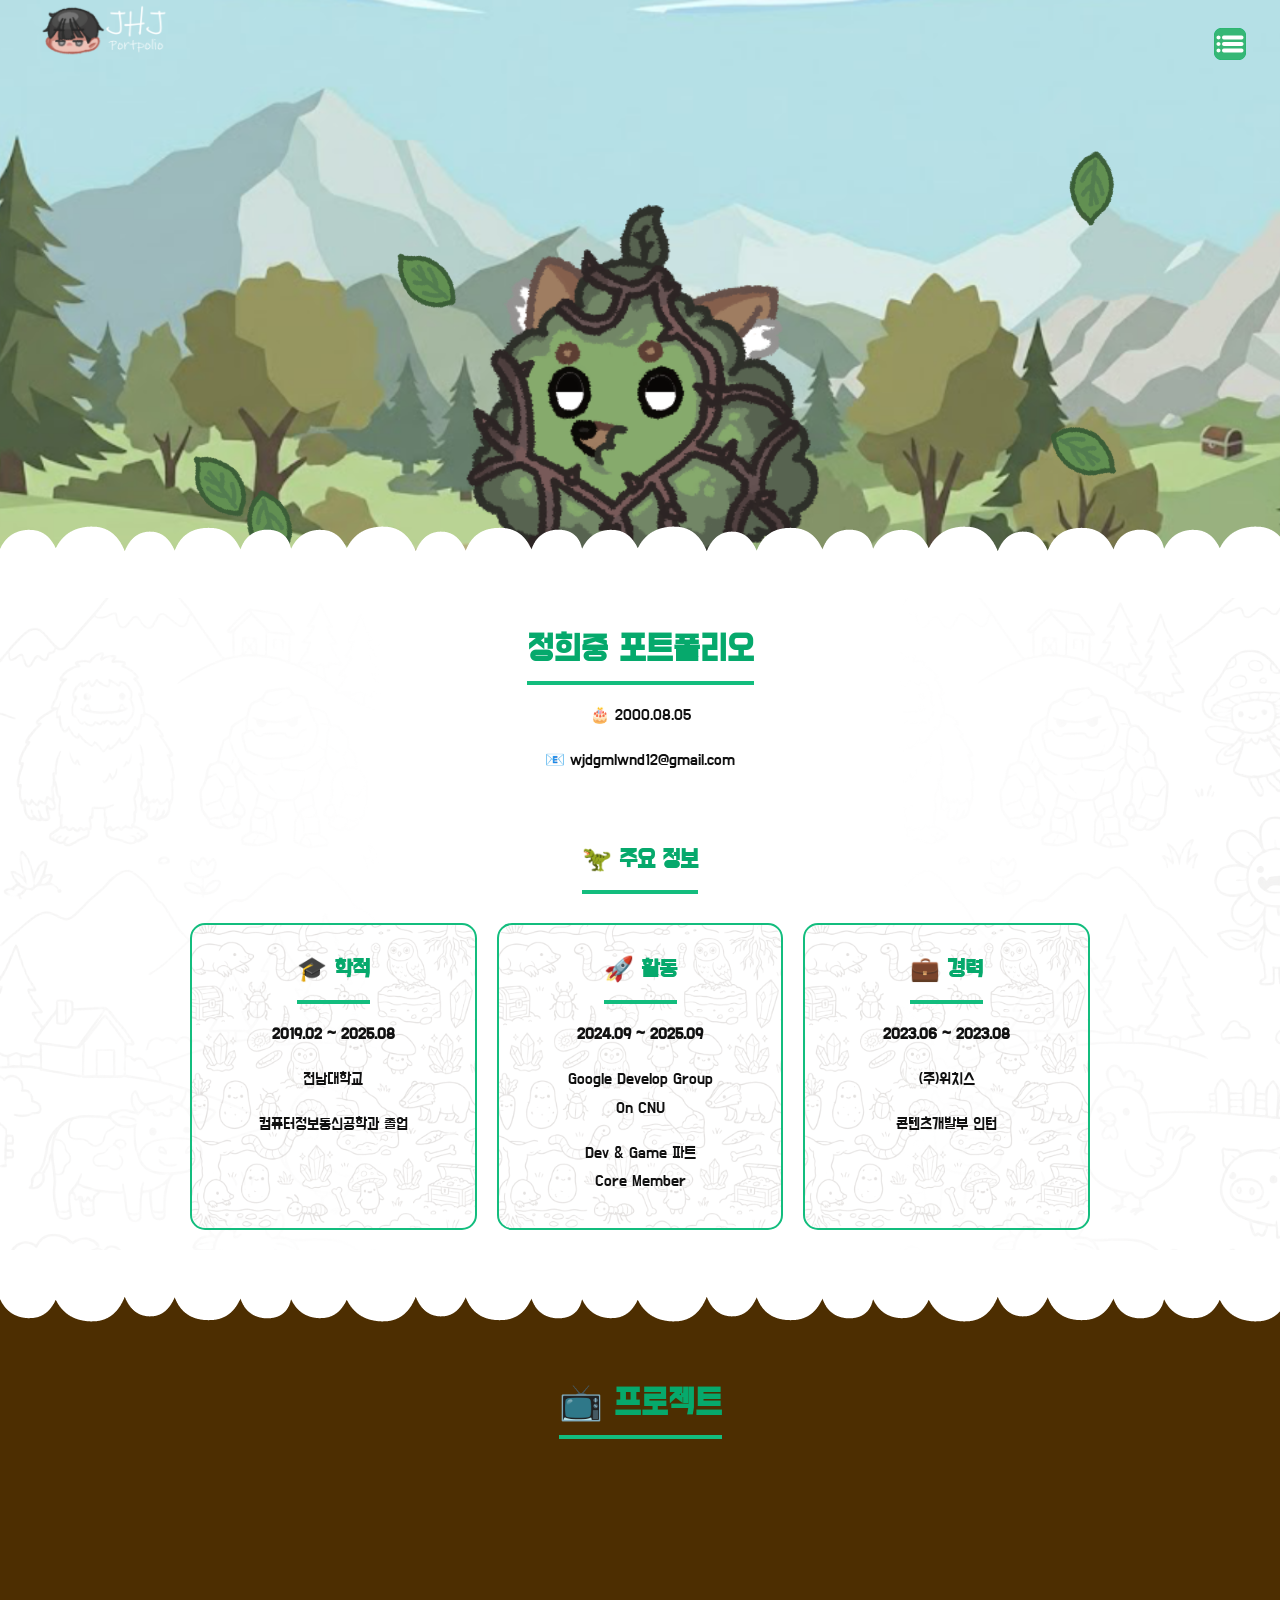
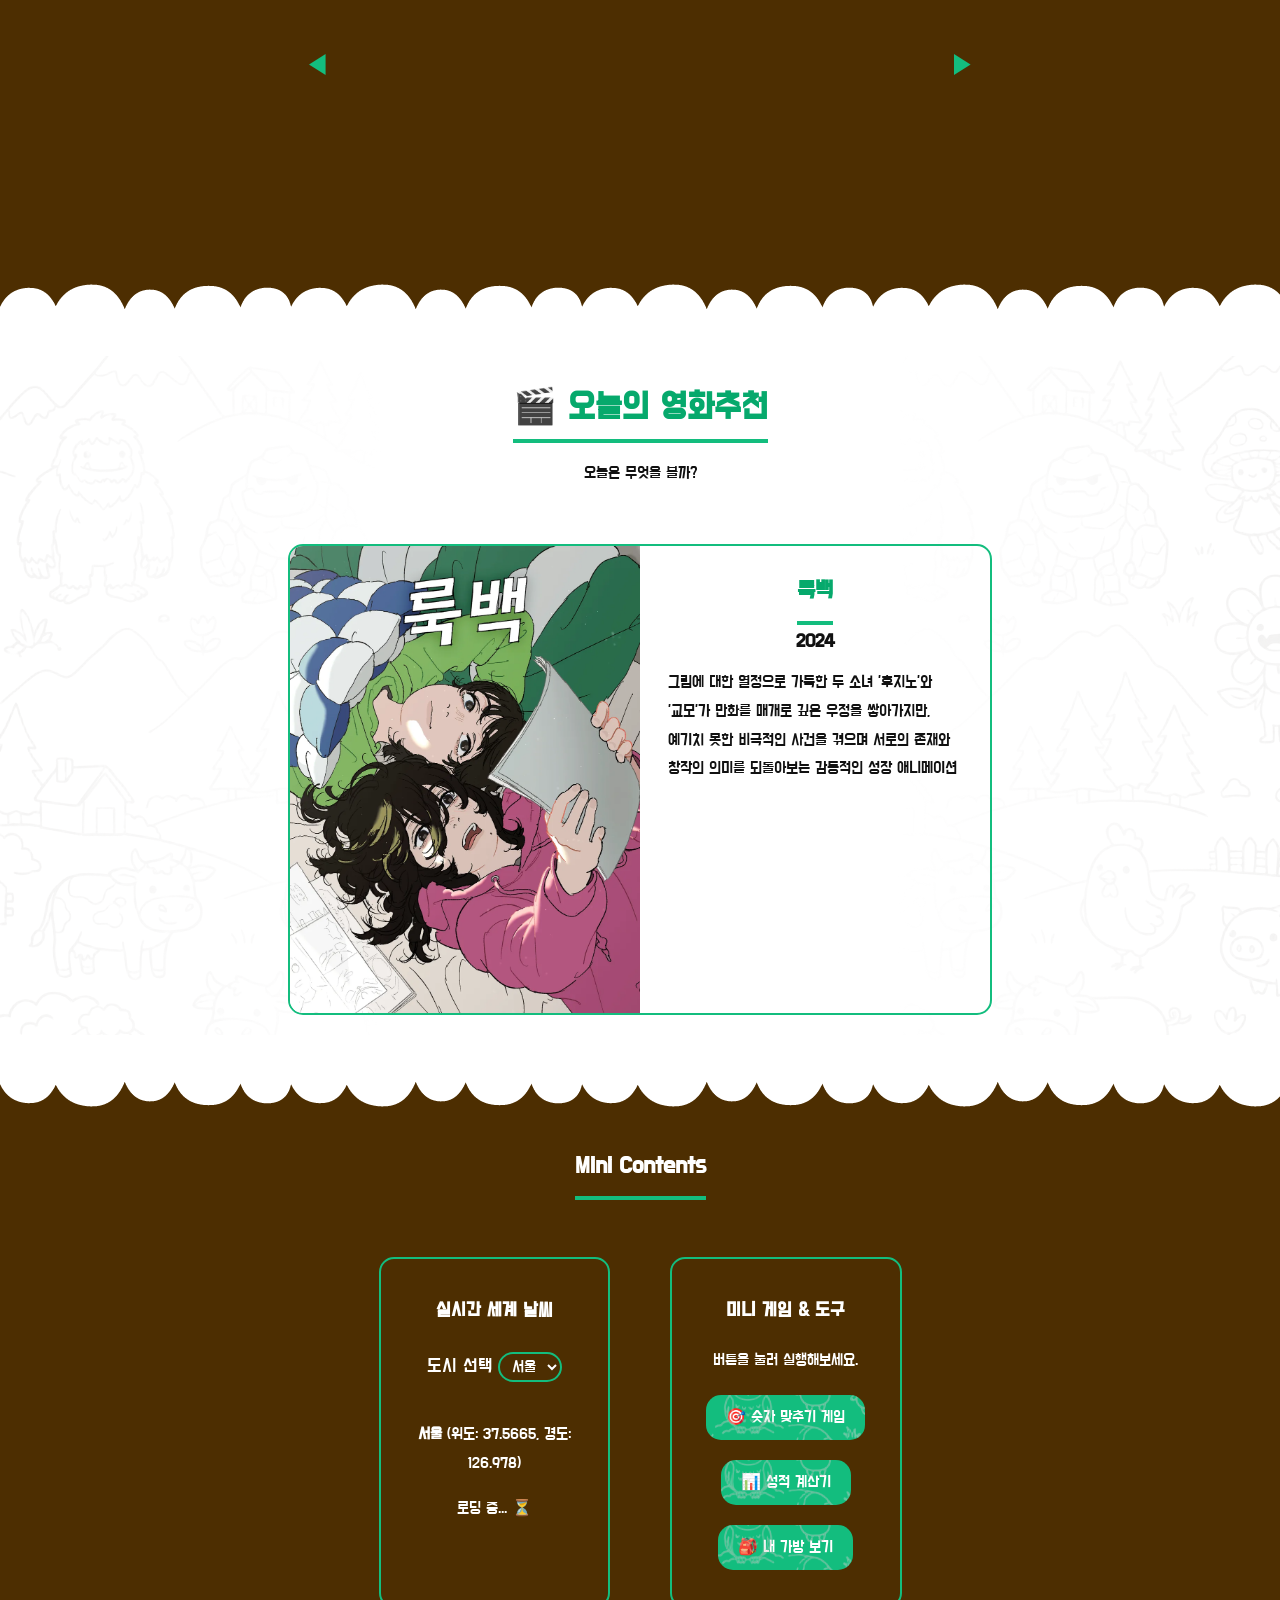
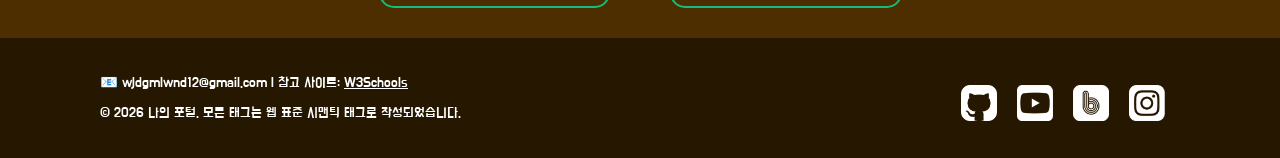
<file: html/index.html>
<!DOCTYPE html>
<html lang="ko">
<head>
    <meta charset="UTF-8">
    <meta name="viewport" content="width=device-width, initial-scale=1.0">
    <title>나의 포털 | Home</title>
    <link rel="preconnect" href="https://fonts.googleapis.com">
    <link rel="preconnect" href="https://fonts.gstatic.com" crossorigin>
    <link href="https://fonts.googleapis.com/css2?family=Do+Hyeon&display=swap" rel="stylesheet">
    <link rel="stylesheet" href="../css/style.css">
    <link rel="stylesheet" href="../css/style_index.css">
    <script>
        if (!sessionStorage.getItem("monsterIntroPlayed")) {
            document.documentElement.classList.add("monster-intro-pending");
        }
    </script>
</head>
<body>
    <div id="leaf-container" class="leaf-container"></div>

    <div class="container">
    <nav>
        <a href="index.html" class="logo"><img src="../media/Imgs/Logo.png" alt="나의 포털 로고"></a>
        <div class="nav-right">
        <!-- TODO: 아래 3개 아이콘 링크는 임시로 google.com으로 연결됨. 실제 SNS 주소로 교체할 것 --->
        <ul class="quicklinks">
            <li><a href="index.html" class="active">Home</a></li>
            <li><a href="myClass.html">나의 시간표</a></li>
            <li><a href="myHoliday.html">나의 휴일 일과</a></li>
            <li><a href="myProfile.html">나의 프로필</a></li>
            <li><a href="myTrip.html">나의 여행</a></li>
            <li><a href="signUp.html">회원가입</a></li>
        </ul>
        <ul class="social-icons">
            <li><a href="https://github.com/JHuiJung" target="_blank" rel="noopener" aria-label="GitHub"><img src="../media/Icons/Icon_Github_Dark.png" alt="GitHub" width="24" height="24"></a></li>
            <li><a href="https://www.youtube.com/@jhj_baobab" target="_blank" rel="noopener" aria-label="YouTube"><img src="../media/Icons/Icon_Youtube_Dark.png" alt="YouTube" width="24" height="24"></a></li>
            <li><a href="https://jhjbaobab.tistory.com/#google_vignette" target="_blank" rel="noopener" aria-label="Blog"><img src="../media/Icons/Icon_Blog_Dark.png" alt="Blog" width="24" height="24"></a></li>
            <li><a href="https://www.instagram.com/jhj_baobab/" target="_blank" rel="noopener" aria-label="Instagram"><img src="../media/Icons/Icon_Insta_Dark.png" alt="Instagram" width="24" height="24"></a></li>
        </ul>
        <button type="button" id="dark-mode-toggle">🌙 다크모드</button>
    </div>
    </nav>

    <button type="button" id="menu-toggle" class="menu-toggle">
        <img src="../media/Icons/Icon_Menu.png" alt="메뉴 열기">
    </button>

    <div id="mobile-menu" class="mobile-menu">
        <div class="mobile-menu-top">
            <a href="index.html" class="logo mobile-menu-logo"><img src="../media/Imgs/Logo.png" alt="나의 포털 로고"></a>
        </div>

        <ul class="mobile-menu-links">
            <li><a href="index.html" class="active">Home</a></li>
            <li><a href="myClass.html">나의 시간표</a></li>
            <li><a href="myHoliday.html">나의 휴일 일과</a></li>
            <li><a href="myProfile.html">나의 프로필</a></li>
            <li><a href="myTrip.html">나의 여행</a></li>
            <li><a href="signUp.html">회원가입</a></li>
        </ul>

        <div class="mobile-menu-social-block">
            <ul class="social-icons mobile-menu-social">
                <li><a href="https://github.com/JHuiJung" target="_blank" rel="noopener" aria-label="GitHub"><img src="../media/Icons/Icon_Github_Light.png" alt="GitHub" width="24" height="24"></a></li>
                <li><a href="https://www.youtube.com/@jhj_baobab" target="_blank" rel="noopener" aria-label="YouTube"><img src="../media/Icons/Icon_Youtube_Light.png" alt="YouTube" width="24" height="24"></a></li>
                <li><a href="https://jhjbaobab.tistory.com/#google_vignette" target="_blank" rel="noopener" aria-label="Blog"><img src="../media/Icons/Icon_Blog_Light.png" alt="Blog" width="24" height="24"></a></li>
                <li><a href="https://www.instagram.com/jhj_baobab/" target="_blank" rel="noopener" aria-label="Instagram"><img src="../media/Icons/Icon_Insta_Light.png" alt="Instagram" width="24" height="24"></a></li>
            </ul>
        </div>
    </div>

    <div class="monster-wrap">
        <img src="../media/Imgs/Main_Monster_Body.png" alt="메인 몬스터 캐릭터" class="main-monster">
        <img src="../media/Imgs/Main_Monster_Eye.png" alt="몬스터 눈" class="monster-eye-Right">
                <img src="../media/Imgs/Main_Monster_Eye.png" alt="몬스터 눈" class="monster-eye-Left">
    </div>
    
    <div class="header-bg-frame">
        <img src="../media/Imgs/header-bg-Light.png" alt="배경 산 이미지" class="header-bg">
    </div>
    <div class="content-block">
    <div class="header-divider"></div>

    <div class="main-content">
        <header>
            <h1 class="fade-in">정희중 포트폴리오</h1>
            <p>🎂 2000.08.05</p>
            <p>📧 wjdgmlwnd12@gmail.com</p>
        </header>

        <main>
            <h2>🦖 주요 정보</h2>

            <br>
            
            <div class="text-card-row">
                <fieldset class="text-card">
                    <h2>🎓 학적</h2>
                    <p><strong>2019.02 ~ 2025.08</strong></p>
                    <p>전남대학교</p>
                    <p>컴퓨터정보통신공학과 졸업</p>
                </fieldset>

                <fieldset class="text-card">
                    <h2>🚀 활동</h2>
                    <p><strong>2024.09 ~ 2025.09</strong></p>
                    <p>Google Develop Group<br> On CNU</p>
                    <p>Dev &amp; Game 파트<br> Core Member</p>
                </fieldset>

                <fieldset class="text-card">
                    <h2>💼 경력</h2>
                    <p><strong>2023.06 ~ 2023.08</strong></p>
                    <p>(주)위치스</p>
                    <p>콘텐츠개발부 인턴</p>
                </fieldset>
            </div>
        </main>
    </div>

    <div class="footer-divider"></div>
    </div>

    <!-- 동영상 출력 div 시작 -->
     <br>
    <div class="youtube-section">
        <header>
            <h1 class="fade-in">📺 프로젝트</h1>
        </header>


        <h2 id="video-title"></h2>
        <div class="youtube-video">
            <button type="button" id="video-prev" class="video-nav-btn">◀</button>
            <div class="video-frame">
                <iframe id="youtube-player" src="" title="YouTube 영상" referrerpolicy="strict-origin-when-cross-origin" allowfullscreen loading="lazy"></iframe>
            </div>
            <button type="button" id="video-next" class="video-nav-btn">▶</button>
        </div>
    </div>
    <br>
    <!-- 동영상 출력 div 끝 -->

    
    <div class="header-divider"></div>

    <div class="main-content">
        <header>
            <h1 class="fade-in">🎬 오늘의 영화추천 </h1>
            <p>오늘은 무엇을 볼까?</p>
        </header>

        <main>
            <div class="poster-card">
                <div class="poster-image">
                    <img id="poster-img" src="" alt="추천 영화 포스터">
                </div>
                <div class="poster-header">
                    <h2 id="poster-title"></h2>
                    <h3 id="poster-year"></h3>
                </div>
                <div class="poster-story">
                    <p id="poster-story"></p>
                </div>
            </div>
        </main>
    </div>

    <div class="footer-divider"></div>

    <section class="extra-section">
        <br>
        <h2>Mini Contents</h2>

        <br>
        <br>
        
        <div class="extra-row">
            <section>
                <h3>실시간 세계 날씨</h3>
                <label for="city-select">도시 선택</label>
                <select id="city-select">
                    <option value="seoul">서울</option>
                    <option value="busan">부산</option>
                    <option value="jeju">제주</option>
                    <option value="gangneung">강릉</option>
                    <option value="tokyo">도쿄</option>
                </select>
                <div id="weather-box"></div>
            </section>

            <section>
                <h3>미니 게임 &amp; 도구</h3>
                <p>버튼을 눌러 실행해보세요.</p>
                <button type="button" onclick="startUpDownGame()">🎯 숫자 맞추기 게임</button>
                <button type="button" onclick="calculateGrade()">📊 성적 계산기</button>
                <button type="button" onclick="showMyBag()">🎒 내 가방 보기</button>
            </section>
        </div>
    </section>
    </div>

    <footer>
        <div class="footer-text">
            <p>📧 wjdgmlwnd12@gmail.com | 참고 사이트: <a href="https://www.w3schools.com" target="_blank">W3Schools</a></p>
            <p>&copy; 2026 나의 포털. 모든 태그는 웹 표준 시맨틱 태그로 작성되었습니다.</p>
        </div>

        <!-- TODO: 아래 4개 아이콘 링크는 임시로 google.com으로 연결됨. 실제 SNS 주소로 교체할 것 -->
        <ul class="social-icons footer-icons">
            <li><a href="https://github.com/JHuiJung" target="_blank" rel="noopener" aria-label="GitHub"><img src="../media/Icons/Icon_Github_Light.png" alt="GitHub" width="24" height="24"></a></li>
            <li><a href="https://www.youtube.com/@jhj_baobab" target="_blank" rel="noopener" aria-label="YouTube"><img src="../media/Icons/Icon_Youtube_Light.png" alt="YouTube" width="24" height="24"></a></li>
            <li><a href="https://jhjbaobab.tistory.com/#google_vignette" target="_blank" rel="noopener" aria-label="Blog"><img src="../media/Icons/Icon_Blog_Light.png" alt="Blog" width="24" height="24"></a></li>
            <li><a href="https://www.instagram.com/jhj_baobab/" target="_blank" rel="noopener" aria-label="Instagram"><img src="../media/Icons/Icon_Insta_Light.png" alt="Instagram" width="24" height="24"></a></li>
        </ul>
    </footer>

    <script src="../script/navScroll.js"></script>
    <script src="../script/darkMode.js"></script>
    <script src="../script/mobileMenu.js"></script>
    <script src="../script/leaves.js"></script>
    <script src="../script/headerParallax.js"></script>
    <script src="../script/monsterEyes.js"></script>
    <script src="../script/upDown.js"></script>
    <script src="../script/grade.js"></script>
    <script src="../script/bag.js"></script>
    <script type="module" src="../script/realtimeInfo.js"></script>
    <script src="../script/youtubeGallery.js"></script>
    <script src="../script/moviePoster.js"></script>
    <script src="../script/monsterIntro.js"></script>
</body>
</html>
</file>
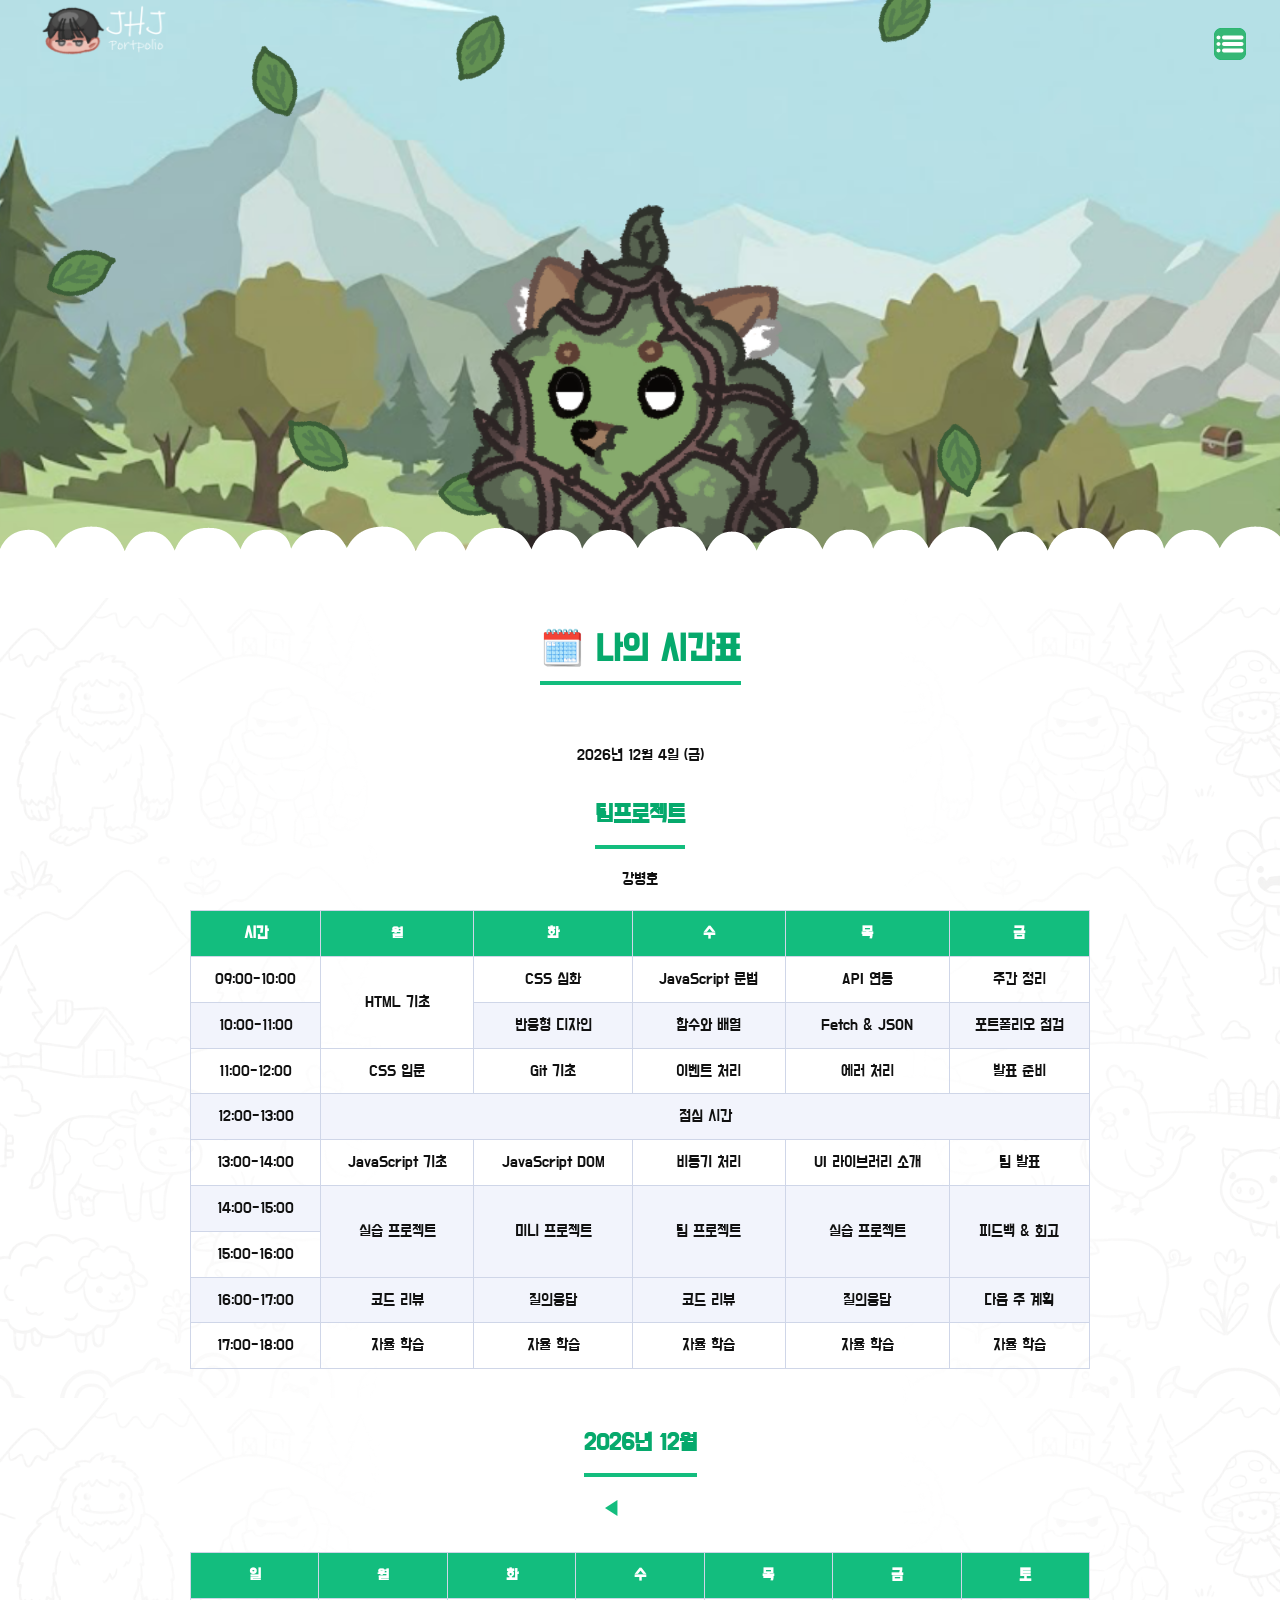
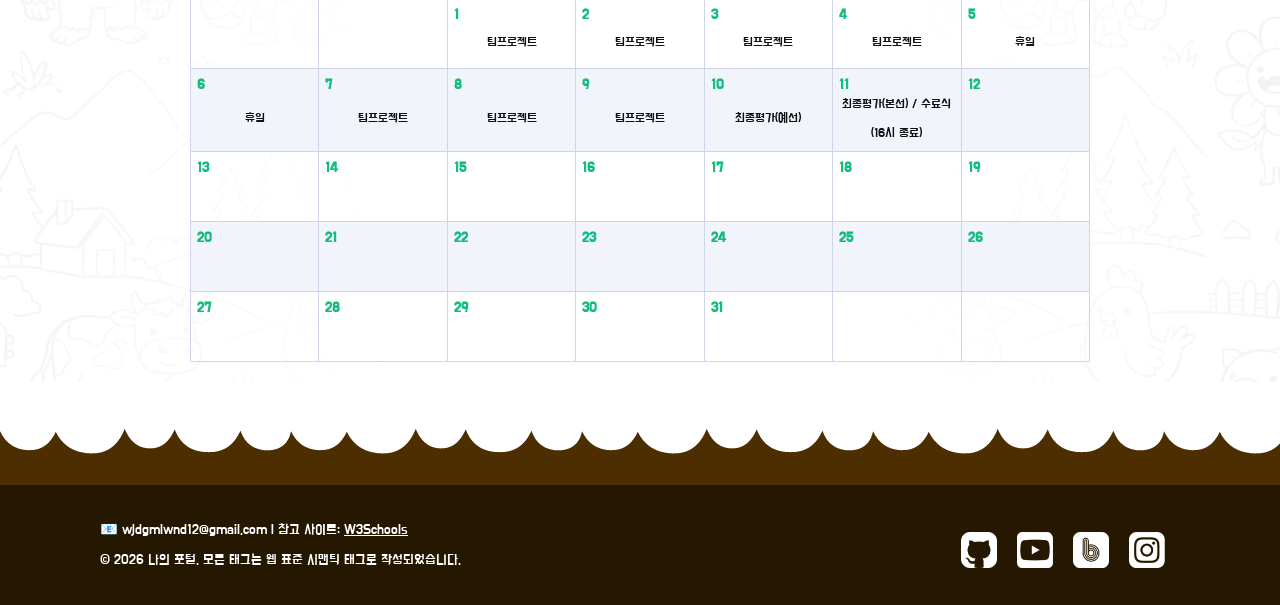
<file: html/myClass.html>
<!DOCTYPE html>
<html lang="ko">
<head>
    <meta charset="UTF-8">
    <meta name="viewport" content="width=device-width, initial-scale=1.0">
    <title>나의 포털 | 시간표</title>
    <link rel="preconnect" href="https://fonts.googleapis.com">
    <link rel="preconnect" href="https://fonts.gstatic.com" crossorigin>
    <link href="https://fonts.googleapis.com/css2?family=Do+Hyeon&display=swap" rel="stylesheet">
    <link rel="stylesheet" href="../css/style.css?v=debug1">
    <link rel="stylesheet" href="../css/style_myclass.css">
</head>
<body>
    <div id="leaf-container" class="leaf-container"></div>

    <div class="container">
    <nav>
        <a href="index.html" class="logo"><img src="../media/Imgs/Logo.png" alt="나의 포털 로고"></a>
        <div class="nav-right">
        <!-- TODO: 아래 3개 아이콘 링크는 임시로 google.com으로 연결됨. 실제 SNS 주소로 교체할 것 --->
        <ul class="quicklinks">
            <li><a href="index.html">Home</a></li>
            <li><a href="myClass.html" class="active">나의 시간표</a></li>
            <li><a href="myHoliday.html">나의 휴일 일과</a></li>
            <li><a href="myProfile.html">나의 프로필</a></li>
            <li><a href="myTrip.html">나의 여행</a></li>
            <li><a href="signUp.html">회원가입</a></li>
        </ul>
        <ul class="social-icons">
            <li><a href="https://github.com/JHuiJung" target="_blank" rel="noopener" aria-label="GitHub"><img src="../media/Icons/Icon_Github_Dark.png" alt="GitHub" width="24" height="24"></a></li>
            <li><a href="https://www.youtube.com/@jhj_baobab" target="_blank" rel="noopener" aria-label="YouTube"><img src="../media/Icons/Icon_Youtube_Dark.png" alt="YouTube" width="24" height="24"></a></li>
            <li><a href="https://jhjbaobab.tistory.com/#google_vignette" target="_blank" rel="noopener" aria-label="Blog"><img src="../media/Icons/Icon_Blog_Dark.png" alt="Blog" width="24" height="24"></a></li>
            <li><a href="https://www.instagram.com/jhj_baobab/" target="_blank" rel="noopener" aria-label="Instagram"><img src="../media/Icons/Icon_Insta_Dark.png" alt="Instagram" width="24" height="24"></a></li>
        </ul>
        <button type="button" id="dark-mode-toggle">🌙 다크모드</button>
    </div>
    </nav>

    <button type="button" id="menu-toggle" class="menu-toggle">
        <img src="../media/Icons/Icon_Menu.png" alt="메뉴 열기">
    </button>

    <div id="mobile-menu" class="mobile-menu">
        <ul class="mobile-menu-links">
            <li><a href="index.html">Home</a></li>
            <li><a href="myClass.html" class="active">나의 시간표</a></li>
            <li><a href="myHoliday.html">나의 휴일 일과</a></li>
            <li><a href="myProfile.html">나의 프로필</a></li>
            <li><a href="myTrip.html">나의 여행</a></li>
            <li><a href="signUp.html">회원가입</a></li>
        </ul>

        <div class="mobile-menu-social-block">
            <ul class="social-icons mobile-menu-social">
                <li><a href="https://github.com/JHuiJung" target="_blank" rel="noopener" aria-label="GitHub"><img src="../media/Icons/Icon_Github_Light.png" alt="GitHub" width="24" height="24"></a></li>
                <li><a href="https://www.youtube.com/@jhj_baobab" target="_blank" rel="noopener" aria-label="YouTube"><img src="../media/Icons/Icon_Youtube_Light.png" alt="YouTube" width="24" height="24"></a></li>
                <li><a href="https://jhjbaobab.tistory.com/#google_vignette" target="_blank" rel="noopener" aria-label="Blog"><img src="../media/Icons/Icon_Blog_Light.png" alt="Blog" width="24" height="24"></a></li>
                <li><a href="https://www.instagram.com/jhj_baobab/" target="_blank" rel="noopener" aria-label="Instagram"><img src="../media/Icons/Icon_Insta_Light.png" alt="Instagram" width="24" height="24"></a></li>
            </ul>
        </div>
    </div>

    <div class="monster-wrap">
        <img src="../media/Imgs/Main_Monster_Body.png" alt="메인 몬스터 캐릭터" class="main-monster">
        <img src="../media/Imgs/Main_Monster_Eye.png" alt="몬스터 눈" class="monster-eye-Right">
        <img src="../media/Imgs/Main_Monster_Eye.png" alt="몬스터 눈" class="monster-eye-Left">
    </div>

    <div class="header-bg-frame">
        <img src="../media/Imgs/header-bg-Light.png" alt="배경 산 이미지" class="header-bg">
    </div>
    <div class="content-block">
    <div class="header-divider"></div>

    <div class="main-content">
        <header>
            <h1 class="fade-in">🗓️ 나의 시간표</h1>
        </header>

        <main>
            <section id="today-class-info">
                <p id="today-date"></p>
                <h2 id="today-subject"></h2>
                <p id="today-professor"></p>
            </section>

            <table border="1">
                <thead>
                    <tr>
                        <th>시간</th>
                        <th>월</th>
                        <th>화</th>
                        <th>수</th>
                        <th>목</th>
                        <th>금</th>
                    </tr>
                </thead>
                <tbody>
                    <tr>
                        <td>09:00-10:00</td>
                        <td rowspan="2">HTML 기초</td>
                        <td>CSS 심화</td>
                        <td>JavaScript 문법</td>
                        <td>API 연동</td>
                        <td>주간 정리</td>
                    </tr>
                    <tr>
                        <td>10:00-11:00</td>
                        <td>반응형 디자인</td>
                        <td>함수와 배열</td>
                        <td>Fetch &amp; JSON</td>
                        <td>포트폴리오 점검</td>
                    </tr>
                    <tr>
                        <td>11:00-12:00</td>
                        <td>CSS 입문</td>
                        <td>Git 기초</td>
                        <td>이벤트 처리</td>
                        <td>에러 처리</td>
                        <td>발표 준비</td>
                    </tr>
                    <tr>
                        <td>12:00-13:00</td>
                        <td colspan="5">점심 시간</td>
                    </tr>
                    <tr>
                        <td>13:00-14:00</td>
                        <td>JavaScript 기초</td>
                        <td>JavaScript DOM</td>
                        <td>비동기 처리</td>
                        <td>UI 라이브러리 소개</td>
                        <td>팀 발표</td>
                    </tr>
                    <tr>
                        <td>14:00-15:00</td>
                        <td rowspan="2">실습 프로젝트</td>
                        <td rowspan="2">미니 프로젝트</td>
                        <td rowspan="2">팀 프로젝트</td>
                        <td rowspan="2">실습 프로젝트</td>
                        <td rowspan="2">피드백 &amp; 회고</td>
                    </tr>
                    <tr>
                        <td>15:00-16:00</td>
                    </tr>
                    <tr>
                        <td>16:00-17:00</td>
                        <td>코드 리뷰</td>
                        <td>질의응답</td>
                        <td>코드 리뷰</td>
                        <td>질의응답</td>
                        <td>다음 주 계획</td>
                    </tr>

                    <tr>
                        <td>17:00-18:00</td>
                        <td>자율 학습</td>
                        <td>자율 학습</td>
                        <td>자율 학습</td>
                        <td>자율 학습</td>
                        <td>자율 학습</td>
                    </tr>
                </tbody>
            </table>

            <br>

            <section id="class-calendar">
                <div class="calendar-header">
                    <h2 id="calendar-title"></h2>
                    <div class="calendar-btn-group">
                        <button type="button" id="calendar-prev" class="calendar-btn">◀</button>
                        <button type="button" id="calendar-next" class="calendar-btn">▶</button>
                    </div>
                </div>
                <table id="calendar-table" border="1">
                    <thead>
                        <tr>
                            <th>일</th>
                            <th>월</th>
                            <th>화</th>
                            <th>수</th>
                            <th>목</th>
                            <th>금</th>
                            <th>토</th>
                        </tr>
                    </thead>
                    <tbody id="calendar-body"></tbody>
                </table>
            </section>
        </main>
    </div>

    <div class="footer-divider"></div>
    </div>

    <footer>
        <div class="footer-text">
            <p>📧 wjdgmlwnd12@gmail.com | 참고 사이트: <a href="https://www.w3schools.com" target="_blank">W3Schools</a></p>
            <p>&copy; 2026 나의 포털. 모든 태그는 웹 표준 시맨틱 태그로 작성되었습니다.</p>
        </div>

        <!-- TODO: 아래 4개 아이콘 링크는 임시로 google.com으로 연결됨. 실제 SNS 주소로 교체할 것 -->
        <ul class="social-icons footer-icons">
            <li><a href="https://github.com/JHuiJung" target="_blank" rel="noopener" aria-label="GitHub"><img src="../media/Icons/Icon_Github_Light.png" alt="GitHub" width="24" height="24"></a></li>
            <li><a href="https://www.youtube.com/@jhj_baobab" target="_blank" rel="noopener" aria-label="YouTube"><img src="../media/Icons/Icon_Youtube_Light.png" alt="YouTube" width="24" height="24"></a></li>
            <li><a href="https://jhjbaobab.tistory.com/#google_vignette" target="_blank" rel="noopener" aria-label="Blog"><img src="../media/Icons/Icon_Blog_Light.png" alt="Blog" width="24" height="24"></a></li>
            <li><a href="https://www.instagram.com/jhj_baobab/" target="_blank" rel="noopener" aria-label="Instagram"><img src="../media/Icons/Icon_Insta_Light.png" alt="Instagram" width="24" height="24"></a></li>
        </ul>
    </footer>
    </div>

    <script src="../script/navScroll.js"></script>
    <script src="../script/darkMode.js"></script>
    <script src="../script/mobileMenu.js"></script>
    <script src="../script/leaves.js"></script>
    <script src="../script/headerParallax.js"></script>
    <script src="../script/monsterEyes.js"></script>
    <script src="../script/classInfo.js"></script>
    <script src="../script/classCalendar.js"></script>
</body>
</html>
</file>
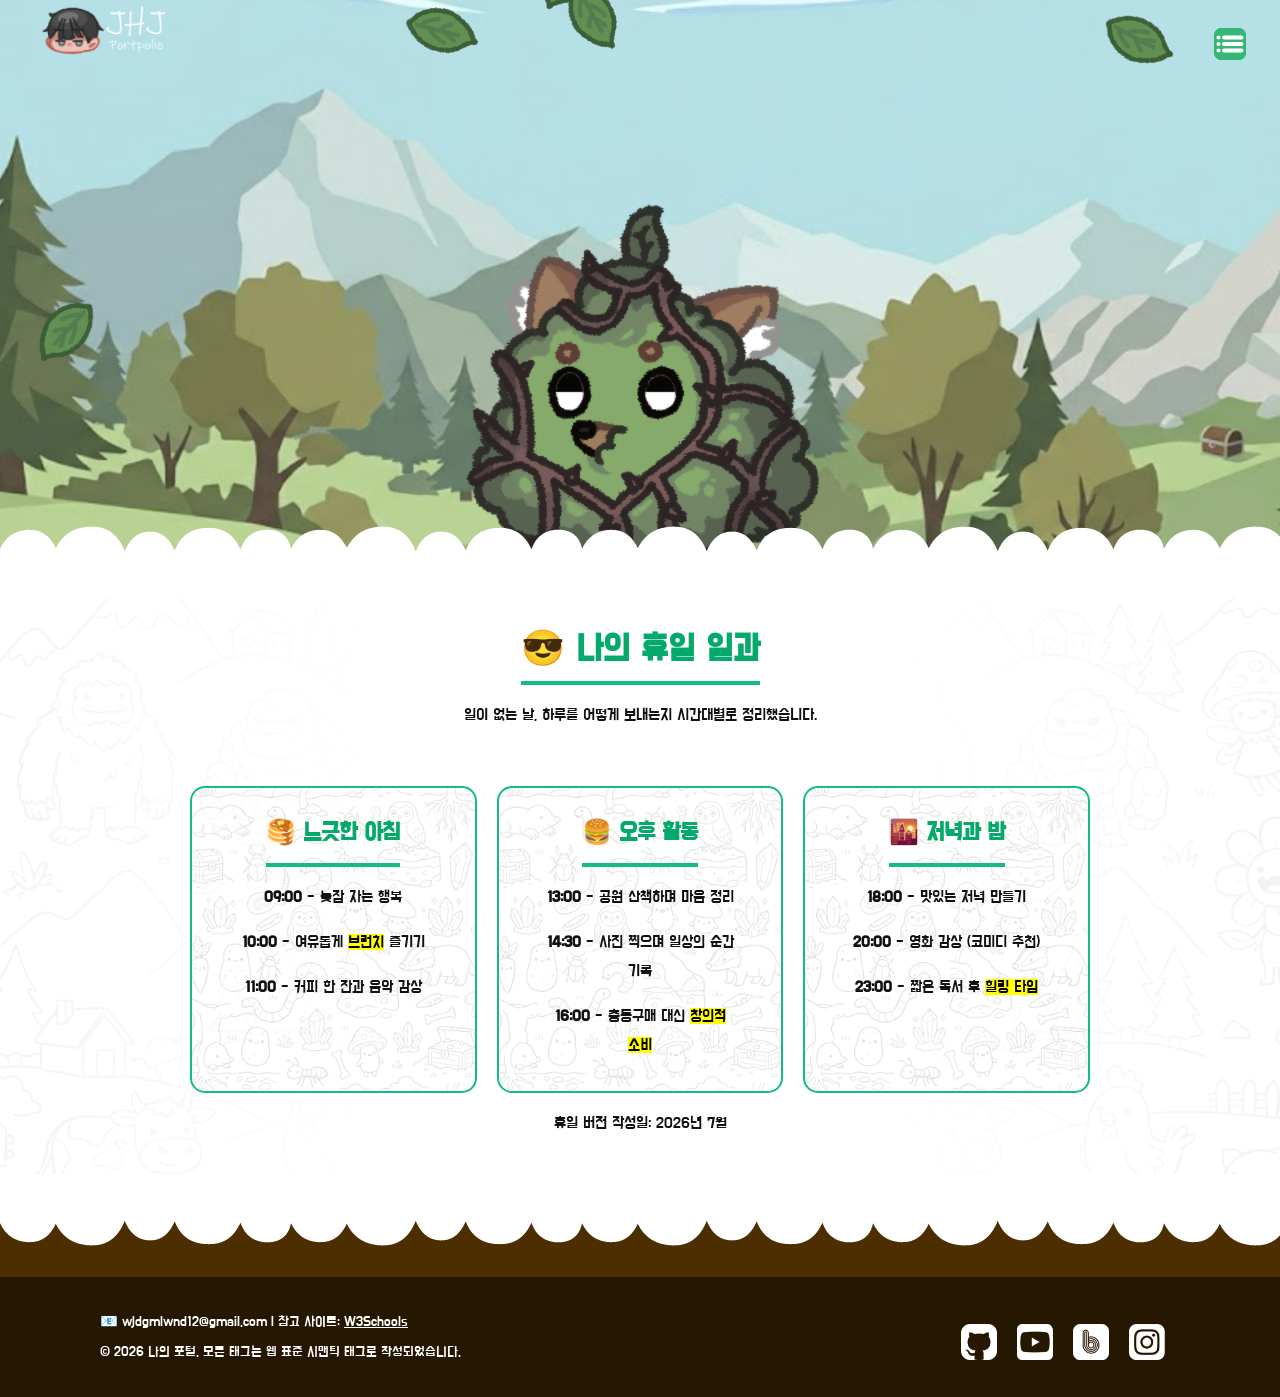
<file: html/myHoliday.html>
<!DOCTYPE html>
<html lang="ko">
<head>
    <meta charset="UTF-8">
    <meta name="viewport" content="width=device-width, initial-scale=1.0">
    <title>나의 포털 | 휴일 일과</title>
    <link rel="preconnect" href="https://fonts.googleapis.com">
    <link rel="preconnect" href="https://fonts.gstatic.com" crossorigin>
    <link href="https://fonts.googleapis.com/css2?family=Do+Hyeon&display=swap" rel="stylesheet">
    <link rel="stylesheet" href="../css/style.css">
</head>
<body>
    <div id="leaf-container" class="leaf-container"></div>

    <div class="container">
    <nav>
        <a href="index.html" class="logo"><img src="../media/Imgs/Logo.png" alt="나의 포털 로고"></a>
        <div class="nav-right">
        <!-- TODO: 아래 3개 아이콘 링크는 임시로 google.com으로 연결됨. 실제 SNS 주소로 교체할 것 --->
        <ul class="quicklinks">
            <li><a href="index.html">Home</a></li>
            <li><a href="myClass.html">나의 시간표</a></li>
            <li><a href="myHoliday.html" class="active">나의 휴일 일과</a></li>
            <li><a href="myProfile.html">나의 프로필</a></li>
            <li><a href="myTrip.html">나의 여행</a></li>
            <li><a href="signUp.html">회원가입</a></li>
        </ul>
        <ul class="social-icons">
            <li><a href="https://github.com/JHuiJung" target="_blank" rel="noopener" aria-label="GitHub"><img src="../media/Icons/Icon_Github_Dark.png" alt="GitHub" width="24" height="24"></a></li>
            <li><a href="https://www.youtube.com/@jhj_baobab" target="_blank" rel="noopener" aria-label="YouTube"><img src="../media/Icons/Icon_Youtube_Dark.png" alt="YouTube" width="24" height="24"></a></li>
            <li><a href="https://jhjbaobab.tistory.com/#google_vignette" target="_blank" rel="noopener" aria-label="Blog"><img src="../media/Icons/Icon_Blog_Dark.png" alt="Blog" width="24" height="24"></a></li>
            <li><a href="https://www.instagram.com/jhj_baobab/" target="_blank" rel="noopener" aria-label="Instagram"><img src="../media/Icons/Icon_Insta_Dark.png" alt="Instagram" width="24" height="24"></a></li>
        </ul>
        <button type="button" id="dark-mode-toggle">🌙 다크모드</button>
    </div>
    </nav>

    <button type="button" id="menu-toggle" class="menu-toggle">
        <img src="../media/Icons/Icon_Menu.png" alt="메뉴 열기">
    </button>

    <div id="mobile-menu" class="mobile-menu">
        <ul class="mobile-menu-links">
            <li><a href="index.html">Home</a></li>
            <li><a href="myClass.html">나의 시간표</a></li>
            <li><a href="myHoliday.html" class="active">나의 휴일 일과</a></li>
            <li><a href="myProfile.html">나의 프로필</a></li>
            <li><a href="myTrip.html">나의 여행</a></li>
            <li><a href="signUp.html">회원가입</a></li>
        </ul>

        <div class="mobile-menu-social-block">
            <ul class="social-icons mobile-menu-social">
                <li><a href="https://github.com/JHuiJung" target="_blank" rel="noopener" aria-label="GitHub"><img src="../media/Icons/Icon_Github_Light.png" alt="GitHub" width="24" height="24"></a></li>
                <li><a href="https://www.youtube.com/@jhj_baobab" target="_blank" rel="noopener" aria-label="YouTube"><img src="../media/Icons/Icon_Youtube_Light.png" alt="YouTube" width="24" height="24"></a></li>
                <li><a href="https://jhjbaobab.tistory.com/#google_vignette" target="_blank" rel="noopener" aria-label="Blog"><img src="../media/Icons/Icon_Blog_Light.png" alt="Blog" width="24" height="24"></a></li>
                <li><a href="https://www.instagram.com/jhj_baobab/" target="_blank" rel="noopener" aria-label="Instagram"><img src="../media/Icons/Icon_Insta_Light.png" alt="Instagram" width="24" height="24"></a></li>
            </ul>
        </div>
    </div>

    <div class="monster-wrap">
        <img src="../media/Imgs/Main_Monster_Body.png" alt="메인 몬스터 캐릭터" class="main-monster">
        <img src="../media/Imgs/Main_Monster_Eye.png" alt="몬스터 눈" class="monster-eye-Right">
        <img src="../media/Imgs/Main_Monster_Eye.png" alt="몬스터 눈" class="monster-eye-Left">
    </div>

    <div class="header-bg-frame">
        <img src="../media/Imgs/header-bg-Light.png" alt="배경 산 이미지" class="header-bg">
    </div>
    <div class="content-block">
    <div class="header-divider"></div>

    <div class="main-content">
        <header>
            <h1 class="fade-in">😎 나의 휴일 일과</h1>
            <p>일이 없는 날, 하루를 어떻게 보내는지 시간대별로 정리했습니다.</p>
        </header>

        <main>
            <div class="text-card-row">
                <fieldset class="text-card">
                    <h2>🥞 느긋한 아침</h2>
                    <p><strong>09:00</strong> - 늦잠 자는 행복</p>
                    <p><strong>10:00</strong> - 여유롭게 <mark>브런치</mark> 즐기기</p>
                    <p><strong>11:00</strong> - 커피 한 잔과 음악 감상</p>
                </fieldset>

                <fieldset class="text-card">
                    <h2>🍔 오후 활동</h2>
                    <p><strong>13:00</strong> - 공원 산책하며 마음 정리</p>
                    <p><strong>14:30</strong> - 사진 찍으며 일상의 순간 기록</p>
                    <p><strong>16:00</strong> - 충동구매 대신 <mark>창의적 소비</mark></p>
                </fieldset>

                <fieldset class="text-card">
                    <h2>🌇 저녁과 밤</h2>
                    <p><strong>18:00</strong> - 맛있는 저녁 만들기</p>
                    <p><strong>20:00</strong> - 영화 감상 (코미디 추천)</p>
                    <p><strong>23:00</strong> - 짧은 독서 후 <mark>힐링 타임</mark></p>
                </fieldset>
            </div>

            <p>휴일 버전 작성일: 2026년 7월</p>
        </main>
    </div>

    <div class="footer-divider"></div>
    </div>

    <footer>
        <div class="footer-text">
            <p>📧 wjdgmlwnd12@gmail.com | 참고 사이트: <a href="https://www.w3schools.com" target="_blank">W3Schools</a></p>
            <p>&copy; 2026 나의 포털. 모든 태그는 웹 표준 시맨틱 태그로 작성되었습니다.</p>
        </div>

        <!-- TODO: 아래 4개 아이콘 링크는 임시로 google.com으로 연결됨. 실제 SNS 주소로 교체할 것 -->
        <ul class="social-icons footer-icons">
            <li><a href="https://github.com/JHuiJung" target="_blank" rel="noopener" aria-label="GitHub"><img src="../media/Icons/Icon_Github_Light.png" alt="GitHub" width="24" height="24"></a></li>
            <li><a href="https://www.youtube.com/@jhj_baobab" target="_blank" rel="noopener" aria-label="YouTube"><img src="../media/Icons/Icon_Youtube_Light.png" alt="YouTube" width="24" height="24"></a></li>
            <li><a href="https://jhjbaobab.tistory.com/#google_vignette" target="_blank" rel="noopener" aria-label="Blog"><img src="../media/Icons/Icon_Blog_Light.png" alt="Blog" width="24" height="24"></a></li>
            <li><a href="https://www.instagram.com/jhj_baobab/" target="_blank" rel="noopener" aria-label="Instagram"><img src="../media/Icons/Icon_Insta_Light.png" alt="Instagram" width="24" height="24"></a></li>
        </ul>
    </footer>
    </div>

    <script src="../script/navScroll.js"></script>
    <script src="../script/darkMode.js"></script>
    <script src="../script/mobileMenu.js"></script>
    <script src="../script/leaves.js"></script>
    <script src="../script/headerParallax.js"></script>
    <script src="../script/monsterEyes.js"></script>
</body>
</html>
</file>
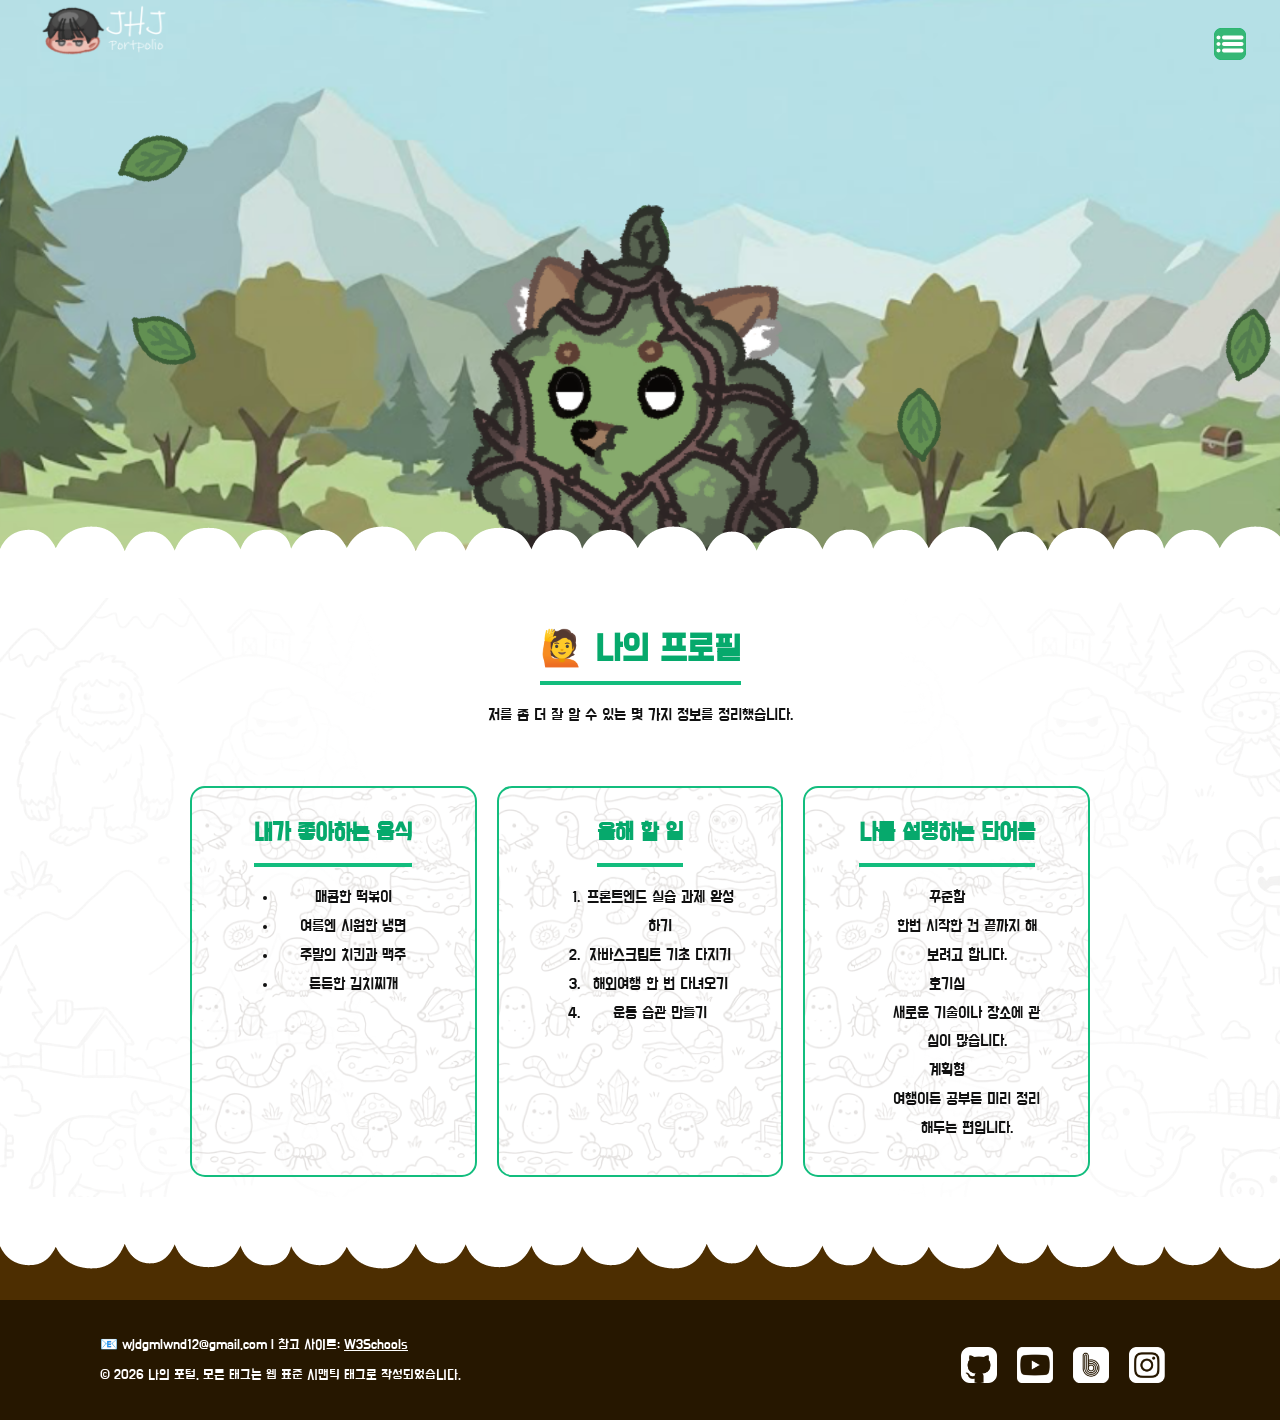
<file: html/myProfile.html>
<!DOCTYPE html>
<html lang="ko">
<head>
    <meta charset="UTF-8">
    <meta name="viewport" content="width=device-width, initial-scale=1.0">
    <title>나의 포털 | 프로필</title>
    <link rel="preconnect" href="https://fonts.googleapis.com">
    <link rel="preconnect" href="https://fonts.gstatic.com" crossorigin>
    <link href="https://fonts.googleapis.com/css2?family=Do+Hyeon&display=swap" rel="stylesheet">
    <link rel="stylesheet" href="../css/style.css">
</head>
<body>
    <div id="leaf-container" class="leaf-container"></div>

    <div class="container">
    <nav>
        <a href="index.html" class="logo"><img src="../media/Imgs/Logo.png" alt="나의 포털 로고"></a>
        <div class="nav-right">
        <!-- TODO: 아래 3개 아이콘 링크는 임시로 google.com으로 연결됨. 실제 SNS 주소로 교체할 것 --->
        <ul class="quicklinks">
            <li><a href="index.html">Home</a></li>
            <li><a href="myClass.html">나의 시간표</a></li>
            <li><a href="myHoliday.html">나의 휴일 일과</a></li>
            <li><a href="myProfile.html" class="active">나의 프로필</a></li>
            <li><a href="myTrip.html">나의 여행</a></li>
            <li><a href="signUp.html">회원가입</a></li>
        </ul>
        <ul class="social-icons">
            <li><a href="https://github.com/JHuiJung" target="_blank" rel="noopener" aria-label="GitHub"><img src="../media/Icons/Icon_Github_Dark.png" alt="GitHub" width="24" height="24"></a></li>
            <li><a href="https://www.youtube.com/@jhj_baobab" target="_blank" rel="noopener" aria-label="YouTube"><img src="../media/Icons/Icon_Youtube_Dark.png" alt="YouTube" width="24" height="24"></a></li>
            <li><a href="https://jhjbaobab.tistory.com/#google_vignette" target="_blank" rel="noopener" aria-label="Blog"><img src="../media/Icons/Icon_Blog_Dark.png" alt="Blog" width="24" height="24"></a></li>
            <li><a href="https://www.instagram.com/jhj_baobab/" target="_blank" rel="noopener" aria-label="Instagram"><img src="../media/Icons/Icon_Insta_Dark.png" alt="Instagram" width="24" height="24"></a></li>
        </ul>
        <button type="button" id="dark-mode-toggle">🌙 다크모드</button>
    </div>
    </nav>

    <button type="button" id="menu-toggle" class="menu-toggle">
        <img src="../media/Icons/Icon_Menu.png" alt="메뉴 열기">
    </button>

    <div id="mobile-menu" class="mobile-menu">
        <ul class="mobile-menu-links">
            <li><a href="index.html">Home</a></li>
            <li><a href="myClass.html">나의 시간표</a></li>
            <li><a href="myHoliday.html">나의 휴일 일과</a></li>
            <li><a href="myProfile.html" class="active">나의 프로필</a></li>
            <li><a href="myTrip.html">나의 여행</a></li>
            <li><a href="signUp.html">회원가입</a></li>
        </ul>

        <div class="mobile-menu-social-block">
            <ul class="social-icons mobile-menu-social">
                <li><a href="https://github.com/JHuiJung" target="_blank" rel="noopener" aria-label="GitHub"><img src="../media/Icons/Icon_Github_Light.png" alt="GitHub" width="24" height="24"></a></li>
                <li><a href="https://www.youtube.com/@jhj_baobab" target="_blank" rel="noopener" aria-label="YouTube"><img src="../media/Icons/Icon_Youtube_Light.png" alt="YouTube" width="24" height="24"></a></li>
                <li><a href="https://jhjbaobab.tistory.com/#google_vignette" target="_blank" rel="noopener" aria-label="Blog"><img src="../media/Icons/Icon_Blog_Light.png" alt="Blog" width="24" height="24"></a></li>
                <li><a href="https://www.instagram.com/jhj_baobab/" target="_blank" rel="noopener" aria-label="Instagram"><img src="../media/Icons/Icon_Insta_Light.png" alt="Instagram" width="24" height="24"></a></li>
            </ul>
        </div>
    </div>

    <div class="monster-wrap">
        <img src="../media/Imgs/Main_Monster_Body.png" alt="메인 몬스터 캐릭터" class="main-monster">
        <img src="../media/Imgs/Main_Monster_Eye.png" alt="몬스터 눈" class="monster-eye-Right">
        <img src="../media/Imgs/Main_Monster_Eye.png" alt="몬스터 눈" class="monster-eye-Left">
    </div>

    <div class="header-bg-frame">
        <img src="../media/Imgs/header-bg-Light.png" alt="배경 산 이미지" class="header-bg">
    </div>
    <div class="content-block">
    <div class="header-divider"></div>

    <div class="main-content">
        <header>
            <h1 class="fade-in">🙋 나의 프로필</h1>
            <p>저를 좀 더 잘 알 수 있는 몇 가지 정보를 정리했습니다.</p>
        </header>

        <main>
            <div class="text-card-row">
                <fieldset class="text-card">
                    <h2>내가 좋아하는 음식</h2>
                    <ul>
                        <li>매콤한 떡볶이</li>
                        <li>여름엔 시원한 냉면</li>
                        <li>주말의 치킨과 맥주</li>
                        <li>든든한 김치찌개</li>
                    </ul>
                </fieldset>

                <fieldset class="text-card">
                    <h2>올해 할 일</h2>
                    <ol>
                        <li>프론트엔드 실습 과제 완성하기</li>
                        <li>자바스크립트 기초 다지기</li>
                        <li>해외여행 한 번 다녀오기</li>
                        <li>운동 습관 만들기</li>
                    </ol>
                </fieldset>

                <fieldset class="text-card">
                    <h2>나를 설명하는 단어들</h2>
                    <dl>
                        <dt>꾸준함</dt>
                        <dd>한번 시작한 건 끝까지 해보려고 합니다.</dd>
                        <dt>호기심</dt>
                        <dd>새로운 기술이나 장소에 관심이 많습니다.</dd>
                        <dt>계획형</dt>
                        <dd>여행이든 공부든 미리 정리해두는 편입니다.</dd>
                    </dl>
                </fieldset>
            </div>
        </main>
    </div>

    <div class="footer-divider"></div>
    </div>

    <footer>
        <div class="footer-text">
            <p>📧 wjdgmlwnd12@gmail.com | 참고 사이트: <a href="https://www.w3schools.com" target="_blank">W3Schools</a></p>
            <p>&copy; 2026 나의 포털. 모든 태그는 웹 표준 시맨틱 태그로 작성되었습니다.</p>
        </div>

        <!-- TODO: 아래 4개 아이콘 링크는 임시로 google.com으로 연결됨. 실제 SNS 주소로 교체할 것 -->
        <ul class="social-icons footer-icons">
            <li><a href="https://github.com/JHuiJung" target="_blank" rel="noopener" aria-label="GitHub"><img src="../media/Icons/Icon_Github_Light.png" alt="GitHub" width="24" height="24"></a></li>
            <li><a href="https://www.youtube.com/@jhj_baobab" target="_blank" rel="noopener" aria-label="YouTube"><img src="../media/Icons/Icon_Youtube_Light.png" alt="YouTube" width="24" height="24"></a></li>
            <li><a href="https://jhjbaobab.tistory.com/#google_vignette" target="_blank" rel="noopener" aria-label="Blog"><img src="../media/Icons/Icon_Blog_Light.png" alt="Blog" width="24" height="24"></a></li>
            <li><a href="https://www.instagram.com/jhj_baobab/" target="_blank" rel="noopener" aria-label="Instagram"><img src="../media/Icons/Icon_Insta_Light.png" alt="Instagram" width="24" height="24"></a></li>
        </ul>
    </footer>
    </div>

    <script src="../script/navScroll.js"></script>
    <script src="../script/darkMode.js"></script>
    <script src="../script/mobileMenu.js"></script>
    <script src="../script/leaves.js"></script>
    <script src="../script/headerParallax.js"></script>
    <script src="../script/monsterEyes.js"></script>
</body>
</html>
</file>
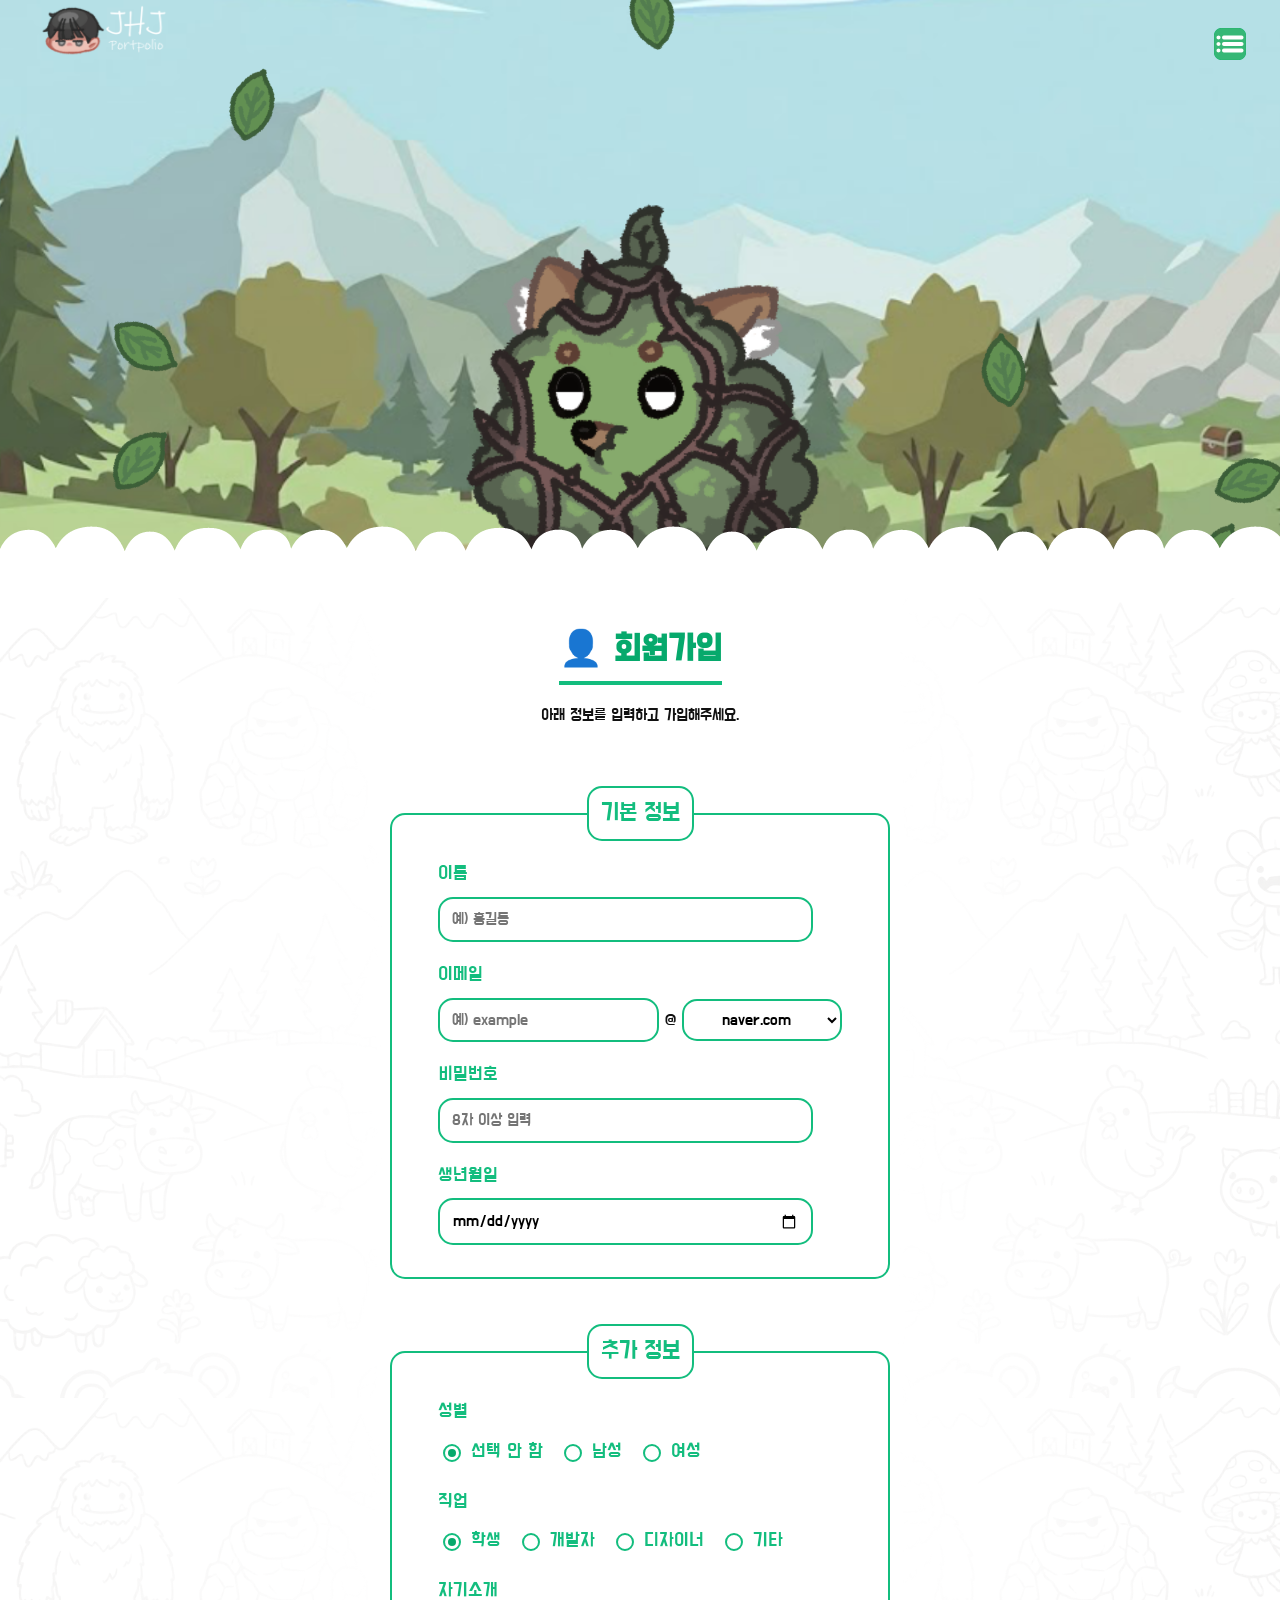
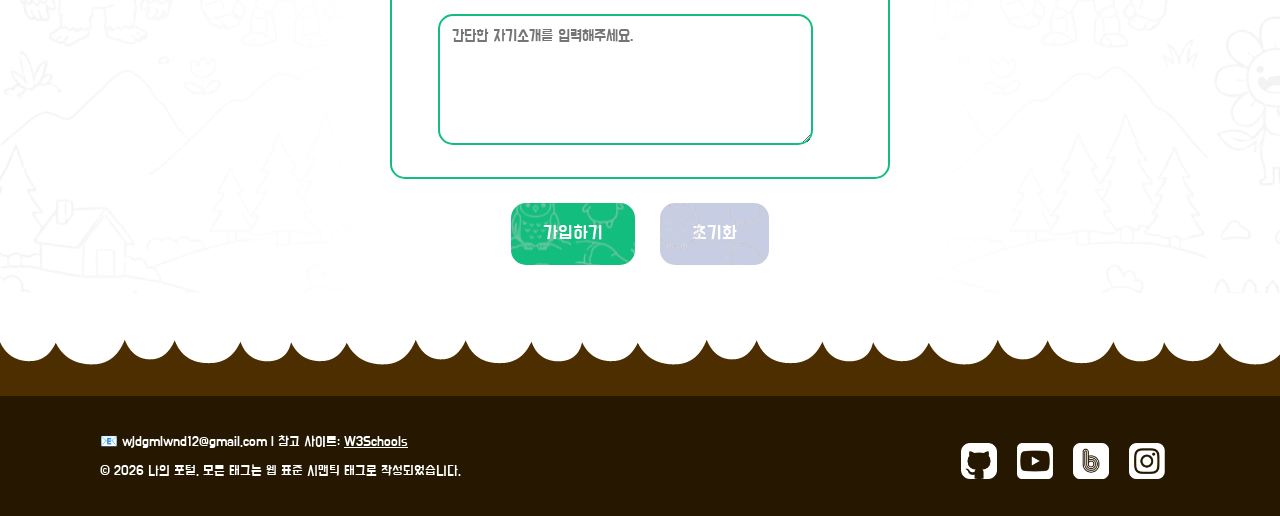
<file: html/signUp.html>
<!DOCTYPE html>
<html lang="ko">
<head>
    <meta charset="UTF-8">
    <meta name="viewport" content="width=device-width, initial-scale=1.0">
    <title>나의 포털 | 회원가입</title>
    <link rel="preconnect" href="https://fonts.googleapis.com">
    <link rel="preconnect" href="https://fonts.gstatic.com" crossorigin>
    <link href="https://fonts.googleapis.com/css2?family=Do+Hyeon&display=swap" rel="stylesheet">
    <link rel="stylesheet" href="../css/style.css">
    <link rel="stylesheet" href="../css/style_signup.css">
</head>
<body>
    <div id="leaf-container" class="leaf-container"></div>

    <div class="container">
    <nav>
        <a href="index.html" class="logo"><img src="../media/Imgs/Logo.png" alt="나의 포털 로고"></a>
        <div class="nav-right">
        <!-- TODO: 아래 3개 아이콘 링크는 임시로 google.com으로 연결됨. 실제 SNS 주소로 교체할 것 --->
        <ul class="quicklinks">
            <li><a href="index.html">Home</a></li>
            <li><a href="myClass.html">나의 시간표</a></li>
            <li><a href="myHoliday.html">나의 휴일 일과</a></li>
            <li><a href="myProfile.html">나의 프로필</a></li>
            <li><a href="myTrip.html">나의 여행</a></li>
            <li><a href="signUp.html" class="active">회원가입</a></li>
        </ul>
        <ul class="social-icons">
            <li><a href="https://github.com/JHuiJung" target="_blank" rel="noopener" aria-label="GitHub"><img src="../media/Icons/Icon_Github_Dark.png" alt="GitHub" width="24" height="24"></a></li>
            <li><a href="https://www.youtube.com/@jhj_baobab" target="_blank" rel="noopener" aria-label="YouTube"><img src="../media/Icons/Icon_Youtube_Dark.png" alt="YouTube" width="24" height="24"></a></li>
            <li><a href="https://jhjbaobab.tistory.com/#google_vignette" target="_blank" rel="noopener" aria-label="Blog"><img src="../media/Icons/Icon_Blog_Dark.png" alt="Blog" width="24" height="24"></a></li>
            <li><a href="https://www.instagram.com/jhj_baobab/" target="_blank" rel="noopener" aria-label="Instagram"><img src="../media/Icons/Icon_Insta_Dark.png" alt="Instagram" width="24" height="24"></a></li>
        </ul>
        <button type="button" id="dark-mode-toggle">🌙 다크모드</button>
    </div>
    </nav>

    <button type="button" id="menu-toggle" class="menu-toggle">
        <img src="../media/Icons/Icon_Menu.png" alt="메뉴 열기">
    </button>

    <div id="mobile-menu" class="mobile-menu">
        <ul class="mobile-menu-links">
            <li><a href="index.html">Home</a></li>
            <li><a href="myClass.html">나의 시간표</a></li>
            <li><a href="myHoliday.html">나의 휴일 일과</a></li>
            <li><a href="myProfile.html">나의 프로필</a></li>
            <li><a href="myTrip.html">나의 여행</a></li>
            <li><a href="signUp.html" class="active">회원가입</a></li>
        </ul>

        <div class="mobile-menu-social-block">
            <ul class="social-icons mobile-menu-social">
                <li><a href="https://github.com/JHuiJung" target="_blank" rel="noopener" aria-label="GitHub"><img src="../media/Icons/Icon_Github_Light.png" alt="GitHub" width="24" height="24"></a></li>
                <li><a href="https://www.youtube.com/@jhj_baobab" target="_blank" rel="noopener" aria-label="YouTube"><img src="../media/Icons/Icon_Youtube_Light.png" alt="YouTube" width="24" height="24"></a></li>
                <li><a href="https://jhjbaobab.tistory.com/#google_vignette" target="_blank" rel="noopener" aria-label="Blog"><img src="../media/Icons/Icon_Blog_Light.png" alt="Blog" width="24" height="24"></a></li>
                <li><a href="https://www.instagram.com/jhj_baobab/" target="_blank" rel="noopener" aria-label="Instagram"><img src="../media/Icons/Icon_Insta_Light.png" alt="Instagram" width="24" height="24"></a></li>
            </ul>
        </div>
    </div>

    <div class="monster-wrap">
        <img src="../media/Imgs/Main_Monster_Body.png" alt="메인 몬스터 캐릭터" class="main-monster">
        <img src="../media/Imgs/Main_Monster_Eye.png" alt="몬스터 눈" class="monster-eye-Right">
        <img src="../media/Imgs/Main_Monster_Eye.png" alt="몬스터 눈" class="monster-eye-Left">
    </div>

    <div class="header-bg-frame">
        <img src="../media/Imgs/header-bg-Light.png" alt="배경 산 이미지" class="header-bg">
    </div>
    <div class="content-block">
    <div class="header-divider"></div>

    <div class="main-content">
        <header>
            <h1 class="fade-in">👤 회원가입</h1>
            <p>아래 정보를 입력하고 가입해주세요.</p>
        </header>

        <main>
            <form action="signUpResult.html" method="get">
                <fieldset>
                    <legend>기본 정보</legend>

                    <div class="form-field">
                        <label for="name">이름</label>
                        <input type="text" id="name" name="name" placeholder="예) 홍길동" required>
                    </div>

                    <div class="form-field">
                        <label for="email-id">이메일</label>
                        <div class="email-input-group">
                            <input type="text" id="email-id" name="email-id" placeholder="예) example" required>
                            <span>@</span>
                            <select id="email-domain" name="email-domain" required>
                                <option value="naver.com">naver.com</option>
                                <option value="gmail.com">gmail.com</option>
                                <option value="daum.net">daum.net</option>
                                <option value="hanmail.net">hanmail.net</option>
                                <option value="kakao.com">kakao.com</option>
                            </select>
                        </div>
                    </div>

                    <div class="form-field">
                        <label for="password">비밀번호</label>
                        <input type="password" id="password" name="password" placeholder="8자 이상 입력" required>
                    </div>

                    <div class="form-field">
                        <label for="birth">생년월일</label>
                        <input type="date" id="birth" name="birth">
                    </div>
                </fieldset>

                <br>

                <fieldset>
                    <legend>추가 정보</legend>

                    <div class="form-field">
                        <label>성별</label>
                        <div class="radio-group">
                            <label><input type="radio" name="gender" value="none" checked> 선택 안 함</label>
                            <label><input type="radio" name="gender" value="male"> 남성</label>
                            <label><input type="radio" name="gender" value="female"> 여성</label>
                        </div>
                    </div>

                    <div class="form-field">
                        <label>직업</label>
                        <div class="radio-group">
                            <label><input type="radio" name="job" value="student" checked> 학생</label>
                            <label><input type="radio" name="job" value="developer"> 개발자</label>
                            <label><input type="radio" name="job" value="designer"> 디자이너</label>
                            <label><input type="radio" name="job" value="etc"> 기타</label>
                        </div>
                    </div>

                    <div class="form-field">
                        <label for="intro">자기소개</label>
                        <textarea id="intro" name="intro" rows="4" cols="40" placeholder="간단한 자기소개를 입력해주세요."></textarea>
                    </div>
                </fieldset>

                <button type="submit">가입하기</button>
                <button type="reset">초기화</button>
            </form>
        </main>
    </div>

    <div class="footer-divider"></div>
    </div>

    <footer>
        <div class="footer-text">
            <p>📧 wjdgmlwnd12@gmail.com | 참고 사이트: <a href="https://www.w3schools.com" target="_blank">W3Schools</a></p>
            <p>&copy; 2026 나의 포털. 모든 태그는 웹 표준 시맨틱 태그로 작성되었습니다.</p>
        </div>

        <!-- TODO: 아래 4개 아이콘 링크는 임시로 google.com으로 연결됨. 실제 SNS 주소로 교체할 것 -->
        <ul class="social-icons footer-icons">
            <li><a href="https://github.com/JHuiJung" target="_blank" rel="noopener" aria-label="GitHub"><img src="../media/Icons/Icon_Github_Light.png" alt="GitHub" width="24" height="24"></a></li>
            <li><a href="https://www.youtube.com/@jhj_baobab" target="_blank" rel="noopener" aria-label="YouTube"><img src="../media/Icons/Icon_Youtube_Light.png" alt="YouTube" width="24" height="24"></a></li>
            <li><a href="https://jhjbaobab.tistory.com/#google_vignette" target="_blank" rel="noopener" aria-label="Blog"><img src="../media/Icons/Icon_Blog_Light.png" alt="Blog" width="24" height="24"></a></li>
            <li><a href="https://www.instagram.com/jhj_baobab/" target="_blank" rel="noopener" aria-label="Instagram"><img src="../media/Icons/Icon_Insta_Light.png" alt="Instagram" width="24" height="24"></a></li>
        </ul>
    </footer>
    </div>

    <script src="../script/navScroll.js"></script>
    <script src="../script/darkMode.js"></script>
    <script src="../script/mobileMenu.js"></script>
    <script src="../script/leaves.js"></script>
    <script src="../script/headerParallax.js"></script>
    <script src="../script/monsterEyes.js"></script>
</body>
</html>
</file>
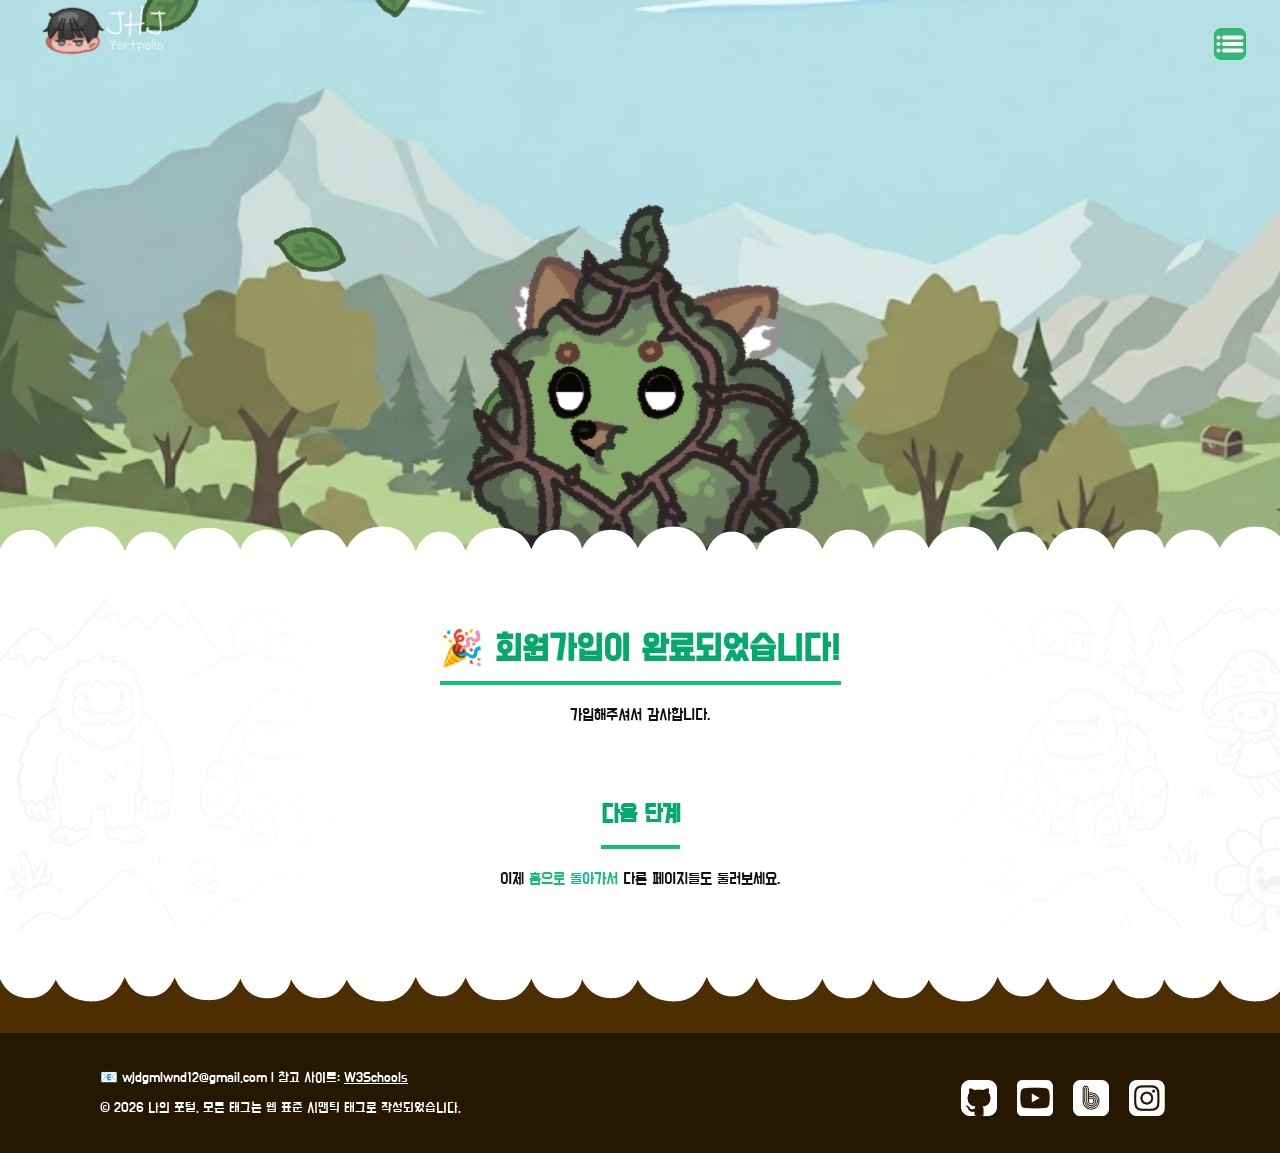
<file: html/signUpResult.html>
<!DOCTYPE html>
<html lang="ko">
<head>
    <meta charset="UTF-8">
    <meta name="viewport" content="width=device-width, initial-scale=1.0">
    <title>나의 포털 | 가입 완료</title>
    <link rel="preconnect" href="https://fonts.googleapis.com">
    <link rel="preconnect" href="https://fonts.gstatic.com" crossorigin>
    <link href="https://fonts.googleapis.com/css2?family=Do+Hyeon&display=swap" rel="stylesheet">
    <link rel="stylesheet" href="../css/style.css">
</head>
<body>
    <div id="leaf-container" class="leaf-container"></div>

    <div class="container">
    <nav>
        <a href="index.html" class="logo"><img src="../media/Imgs/Logo.png" alt="나의 포털 로고"></a>
        <div class="nav-right">
        <!-- TODO: 아래 3개 아이콘 링크는 임시로 google.com으로 연결됨. 실제 SNS 주소로 교체할 것 --->
        <ul class="quicklinks">
            <li><a href="index.html">Home</a></li>
            <li><a href="myClass.html">나의 시간표</a></li>
            <li><a href="myHoliday.html">나의 휴일 일과</a></li>
            <li><a href="myProfile.html">나의 프로필</a></li>
            <li><a href="myTrip.html">나의 여행</a></li>
            <li><a href="signUp.html">회원가입</a></li>
        </ul>
        <ul class="social-icons">
            <li><a href="https://github.com/JHuiJung" target="_blank" rel="noopener" aria-label="GitHub"><img src="../media/Icons/Icon_Github_Dark.png" alt="GitHub" width="24" height="24"></a></li>
            <li><a href="https://www.youtube.com/@jhj_baobab" target="_blank" rel="noopener" aria-label="YouTube"><img src="../media/Icons/Icon_Youtube_Dark.png" alt="YouTube" width="24" height="24"></a></li>
            <li><a href="https://jhjbaobab.tistory.com/#google_vignette" target="_blank" rel="noopener" aria-label="Blog"><img src="../media/Icons/Icon_Blog_Dark.png" alt="Blog" width="24" height="24"></a></li>
            <li><a href="https://www.instagram.com/jhj_baobab/" target="_blank" rel="noopener" aria-label="Instagram"><img src="../media/Icons/Icon_Insta_Dark.png" alt="Instagram" width="24" height="24"></a></li>
        </ul>
        <button type="button" id="dark-mode-toggle">🌙 다크모드</button>
    </div>
    </nav>

    <button type="button" id="menu-toggle" class="menu-toggle">
        <img src="../media/Icons/Icon_Menu.png" alt="메뉴 열기">
    </button>

    <div id="mobile-menu" class="mobile-menu">
        <ul class="mobile-menu-links">
            <li><a href="index.html">Home</a></li>
            <li><a href="myClass.html">나의 시간표</a></li>
            <li><a href="myHoliday.html">나의 휴일 일과</a></li>
            <li><a href="myProfile.html">나의 프로필</a></li>
            <li><a href="myTrip.html">나의 여행</a></li>
            <li><a href="signUp.html">회원가입</a></li>
        </ul>

        <div class="mobile-menu-social-block">
            <ul class="social-icons mobile-menu-social">
                <li><a href="https://github.com/JHuiJung" target="_blank" rel="noopener" aria-label="GitHub"><img src="../media/Icons/Icon_Github_Light.png" alt="GitHub" width="24" height="24"></a></li>
                <li><a href="https://www.youtube.com/@jhj_baobab" target="_blank" rel="noopener" aria-label="YouTube"><img src="../media/Icons/Icon_Youtube_Light.png" alt="YouTube" width="24" height="24"></a></li>
                <li><a href="https://jhjbaobab.tistory.com/#google_vignette" target="_blank" rel="noopener" aria-label="Blog"><img src="../media/Icons/Icon_Blog_Light.png" alt="Blog" width="24" height="24"></a></li>
                <li><a href="https://www.instagram.com/jhj_baobab/" target="_blank" rel="noopener" aria-label="Instagram"><img src="../media/Icons/Icon_Insta_Light.png" alt="Instagram" width="24" height="24"></a></li>
            </ul>
        </div>
    </div>

    <div class="monster-wrap">
        <img src="../media/Imgs/Main_Monster_Body.png" alt="메인 몬스터 캐릭터" class="main-monster">
        <img src="../media/Imgs/Main_Monster_Eye.png" alt="몬스터 눈" class="monster-eye-Right">
        <img src="../media/Imgs/Main_Monster_Eye.png" alt="몬스터 눈" class="monster-eye-Left">
    </div>

    <div class="header-bg-frame">
        <img src="../media/Imgs/header-bg-Light.png" alt="배경 산 이미지" class="header-bg">
    </div>
    <div class="content-block">
    <div class="header-divider"></div>

    <div class="main-content">
        <header>
            <h1 class="fade-in">🎉 회원가입이 완료되었습니다!</h1>
            <p>가입해주셔서 감사합니다.</p>
        </header>

        <main>
            <section>
                <h2>다음 단계</h2>
                <p>이제 <a href="index.html">홈으로 돌아가서</a> 다른 페이지들도 둘러보세요.</p>
            </section>
        </main>
    </div>

    <div class="footer-divider"></div>
    </div>

    <footer>
        <div class="footer-text">
            <p>📧 wjdgmlwnd12@gmail.com | 참고 사이트: <a href="https://www.w3schools.com" target="_blank">W3Schools</a></p>
            <p>&copy; 2026 나의 포털. 모든 태그는 웹 표준 시맨틱 태그로 작성되었습니다.</p>
        </div>

        <!-- TODO: 아래 4개 아이콘 링크는 임시로 google.com으로 연결됨. 실제 SNS 주소로 교체할 것 -->
        <ul class="social-icons footer-icons">
            <li><a href="https://github.com/JHuiJung" target="_blank" rel="noopener" aria-label="GitHub"><img src="../media/Icons/Icon_Github_Light.png" alt="GitHub" width="24" height="24"></a></li>
            <li><a href="https://www.youtube.com/@jhj_baobab" target="_blank" rel="noopener" aria-label="YouTube"><img src="../media/Icons/Icon_Youtube_Light.png" alt="YouTube" width="24" height="24"></a></li>
            <li><a href="https://jhjbaobab.tistory.com/#google_vignette" target="_blank" rel="noopener" aria-label="Blog"><img src="../media/Icons/Icon_Blog_Light.png" alt="Blog" width="24" height="24"></a></li>
            <li><a href="https://www.instagram.com/jhj_baobab/" target="_blank" rel="noopener" aria-label="Instagram"><img src="../media/Icons/Icon_Insta_Light.png" alt="Instagram" width="24" height="24"></a></li>
        </ul>
    </footer>
    </div>

    <script src="../script/navScroll.js"></script>
    <script src="../script/darkMode.js"></script>
    <script src="../script/mobileMenu.js"></script>
    <script src="../script/leaves.js"></script>
    <script src="../script/headerParallax.js"></script>
    <script src="../script/monsterEyes.js"></script>
</body>
</html>
</file>
<file: css/style.css>
/* ===== 색상 상수 (여기 값만 바꾸면 전체에 반영됨) ===== */
:root {
    --origin-green: #13bd7e;
    --origin-deepgreen: #06a96c;
    --font-dark: #111111;
    --font-bright: #ffffff;
    --font-gray: #323232;

    /* 아직 확정 안 된 보조색 (임시) */
    --color-bg: #4d2e01;
    --color-bg-dark: #2a1900;
    --color-bg-soft: #f2f4fc;
    --color-border: #cfd6e8;
    --color-border-light: #dfe4f2;
    --color-card-bg: #fafbff;
    --color-neutral: #e0e4f0;
    --color-neutral-hover: #c7cde3;
    --color-shadow: rgba(6, 169, 108, 0.25);
}

/* ===== 전체 폰트 / 줄간격 / 색상 ===== */
body {
    font-family: 'Do Hyeon', sans-serif;
    line-height: 1.8;
    color: var(--font-dark);
    background-color: var(--color-bg);
    margin: 0;
    padding: 0;
    overflow-x: hidden;
}

body.dark-mode {
    background-color: var(--color-bg-dark);
}

/* 언더그라운드 패턴: 텍스트에 영향 안 주도록 별도 레이어로 분리하고,
   가운데로 갈수록 투명해지도록(안 보이도록) 마스크 그라데이션 적용 */
body::before {
    content: "";
    position: fixed;
    inset: 0;
    z-index: -20;
    background-image: url("../media/Imgs/Bg_UnderGround.png");
    background-repeat: repeat;
    mask-image: linear-gradient(to right, rgba(0, 0, 0, 0.1) 0%, transparent 30%, transparent 70%, rgba(0, 0, 0, 0.1) 100%);
    -webkit-mask-image: linear-gradient(to right, rgba(0, 0, 0, 0.1) 0%, transparent 30%, transparent 70%, rgba(0, 0, 0, 0.1) 100%);
}

/* ===== 헤더 배경 이미지 블록 (일반 흐름 요소 - 본문은 이 블록 다음에 자연스럽게 이어짐) ===== */
.header-bg-frame {
    position: relative;
    z-index: -10;
    top: -30px;
    width: 100%;
    height: 600px;
    overflow: hidden;
}

/* 마우스에 따라 이동해도 빈 공간이 안 보이도록, 프레임보다 60px(=MAX_OFFSET*2) 더 크게 두고
   중앙 정렬한 뒤 마우스 오프셋만큼 추가로 이동시킴 (script/headerParallax.js) */
.header-bg {
    display: block;
    position: absolute;
    top: 50%;
    left: 50%;
    width: calc(100% + 40px);
    height: calc(100% + 40px);
    object-fit: cover;
    transform: translate(-50%, -50%);
    transition: transform 0.1s ease-out;
}

/* ===== header-divider ~ footer-divider 블록 전체를 50px 위로 올림 ===== */
.content-block {
    margin-top: -75px;
}

.main-content {
    position: relative;
    background-color: var(--font-bright);
    z-index: 0; /* 쌓임 맥락 형성 */
}

.main-content::before {
    content: "";
    position: absolute;
    inset: 0;
    z-index: 1; /* 부모 배경색보다는 위로 올림 */
    background-image: url("../media/Imgs/Bg_Monsters.png");
    background-repeat: repeat;
    mask-image: linear-gradient(to right, rgba(0, 0, 0, 0.30) 0%, transparent 30%, transparent 70%, rgba(0, 0, 0, 0.3) 100%);
    -webkit-mask-image: linear-gradient(to right, rgba(0, 0, 0, 0.30) 0%, transparent 30%, transparent 70%, rgba(0, 0, 0, 0.3) 100%);
}

.main-content > * {
    position: relative;
    z-index: 2;
    max-width: 900px;
    margin-left: auto;
    margin-right: auto;
}

/* ===== header-bg와 본문 사이 경계를 가리는 구분선 타일 (가로로 반복) ===== */
.header-divider {
    position: relative;
    width: 100%;
    height: 73px;
    background-image: url("../media/Imgs/divider-tile-Light.png");
    background-repeat: repeat-x;
    background-position: left top;
}

/* ===== 본문 끝에 divider-tile.png를 180도 뒤집어서 붙임 ===== */
.footer-divider {
    display: block;
    width: 100%;
    height: 73px;
    transform: scaleY(-1);
    background-image: url("../media/Imgs/divider-tile-Light.png");
    background-repeat: repeat-x;
    background-position: left top;
}

/* ===== 다크모드 ===== */
body.dark-mode .header-divider,
body.dark-mode .footer-divider {
    background-image: url("../media/Imgs/divider-tile-Dark.png");
}

body.dark-mode .main-content {
    background-color: #000000;
}

body.dark-mode .main-content,
body.dark-mode .main-content * {
    color: var(--font-bright);
}

/* h1/h2는 다크모드에서도 원래 색 유지 */
body.dark-mode .main-content h1,
body.dark-mode .main-content h2 {
    color: var(--origin-deepgreen);
}

footer {
    background-color: rgba(0, 0, 0, 0.5);
    color: var(--font-bright);
    margin-top: 30px;
    font-size: 0.9rem;
    padding: 10px 100px 10px 100px;
    height: 100px;
    display: flex;
    align-items: center;
    justify-content: space-between;
    gap: 30px;
}

.social-icons.footer-icons {
    margin: 0px 15px 0px 0px;
    gap: 20px;
}

.footer-text p {
    margin: 4px 0;
}

.footer-text a {
    color: var(--font-bright);
    text-decoration: underline;
}

/* ===== 제목 강조 ===== */
h1 {
    font-size: 2.2rem;
    color: var(--origin-deepgreen);
    width: fit-content;
    margin: 0 auto;
    text-align: center;
    border-bottom: 4px solid var(--origin-green);
}

h2 {
    font-size: 1.5rem;
    color: var(--origin-deepgreen);
    padding: 8px 0;

    width: fit-content;
    margin: 0 auto;
    text-align: center;

    border-bottom: 4px solid var(--origin-green);
}

/* ===== 문단 줄바꿈: 글자 단위가 아닌 단어(공백) 단위로 넘어가게 함 ===== */
p {
    word-break: keep-all;
    overflow-wrap: break-word;
}

/* ===== 링크 스타일 ===== */
a {
    color: var(--origin-green);
    text-decoration: none;
}

a:hover {
    text-decoration: underline;
}

/* ===== 컨테이너 (가운데 정렬) ===== */
/* 배경 이미지(z-index:-10)가 비쳐 보이도록 배경색을 두지 않음 */
.container {
    position: relative;
    margin: 0 0 0 0;
}

/* Main_Monster_Body.png: 페이지 기준 가로 중앙(width/2), top 200px 위치에 배치 */
.monster-wrap {
    position: absolute;
    z-index: -5;
    left: 50%;
    top: 200px;
    transform: translateX(-50%);
    width: 400px;
    animation: monsterIdle 1.5s ease-in-out infinite;
}

/* 몬스터 idle(숨쉬기) 애니메이션: 상하로 살짝 눌리고 좌우로 살짝 퍼졌다가 원상태로 복귀 */
@keyframes monsterIdle {
    0%, 100% {
        transform: translateX(-50%) scale(1, 1);
    }
    50% {
        transform: translateX(-50%) scale(1.02, 0.98);
    }
}

.main-monster {
    display: block;
    width: 100%;
}

/* Eye는 Body(.monster-wrap) 기준 %로 위치를 잡아서, Body 크기가 바뀌어도 같은 자리를 유지함 */
.monster-eye-Right {
    position: absolute;
    z-index: -7;
    left: 55%;
    top: 48%;
    width: 16%;
    transform: translate(-50%, -50%);
    transition: transform 0.1s ease-out;
}

.monster-eye-Left {
    position: absolute;
    z-index: -7;
    left: 32.5%;
    top: 48%;
    width: 16%;
    transform: translate(-50%, -50%);
    transition: transform 0.1s ease-out;
}

/* ===== 자투리 섹션 (index.html 스끼다시, myTrip.html 배경음악에서 공용): 흰 글자 강제 ===== */
.extra-section {
    display: flex;
    flex-direction: column;
    align-items: center;
    text-align: center;
}

.extra-section,
.extra-section * {
    color: var(--font-bright);
}

.extra-section audio {
    display: block;
    margin: 0 auto;
}

/* extra-section의 h2도 다크모드에서 원래 색 유지 */
body.dark-mode .extra-section h2 {
    color: var(--origin-deepgreen);
}

/* ===== 카드형 fieldset 공통 스타일 (signUp.html, myHoliday.html에서 공용) ===== */
fieldset {
    border: 2px solid var(--origin-green);
    border-radius: 15px;
    padding: 16px 46px;
    max-width: 500px;
    margin: 0 auto 16px auto;
    box-sizing: border-box;
}

/* ===== 카드 가로 정렬 + hover 확대 효과 (myHoliday.html, myProfile.html에서 공용) ===== */
.text-card-row {
    display: flex;
    gap: 20px;
    justify-content: center;
}

.text-card {
    position: relative;
    overflow: hidden;
    width: 300px;
    margin: 0;
    box-sizing: border-box;
    transition: transform 0.3s ease;
}

.text-card:hover {
    transform: translateY(-6px) scale(1.05);
}

.text-card::before {
    content: "";
    position: absolute;
    inset: 0;
    z-index: 0;
    background-image: url("../media/Imgs/Bg_UnderGround.png");
    background-repeat: no-repeat;
    background-position: center center;
    background-size: cover;
    opacity: 0.5;
    pointer-events: none;
    transition: transform 0.3s ease;
}

.text-card:hover::before {
    transform: scale(1.1);
}

.text-card > * {
    position: relative;
    z-index: 1;
}

/* ===== label / select 공통 스타일 (index.html city-select, signUp.html 여러 select에서 공용) ===== */
label {
    color: var(--origin-green);
    font-size: 1.17rem;
}

select {
    background-color: transparent;
    border: 2px solid var(--origin-green);
    border-radius: 15px;
    padding: 10px;
    font: inherit;
    line-height: normal;
}

select:focus {
    border-color: var(--origin-deepgreen);
    color: var(--origin-deepgreen);
    outline: none;
}

/* ===== 스크롤 시 사라짐/sticky 네비바 ===== */
nav {
    position: fixed;
    top: 0;
    left: 0;
    width: 100%;
    height: 64px;
    box-sizing: border-box;
    display: flex;
    align-items: center;
    justify-content: space-between;
    gap: 12px;
    padding: 0 30px;
    background-color: transparent;
    z-index: 1000;
    transition: transform 0.3s ease, opacity 0.3s ease, background-color 0.3s ease;
}

nav.nav-scrolled {
    background-color: var(--origin-green);
}

nav.nav-hidden {
    transform: translateY(-100%);
    opacity: 0;
    pointer-events: none;
}

.logo {
    display: block;
    font-size: 1.4rem;
    font-weight: bold;
    color: var(--font-bright);
    text-decoration: none;
}

.logo img {
    display: block;
    height: 80px;
    width: auto;
}

.logo:hover {
    text-decoration: none;
}

.nav-right {
    display: flex;
    align-items: center;
    flex-wrap: wrap;
    gap: 20px;
    margin-left: auto;
}

.social-icons {
    display: flex;
    align-items: center;
    gap: 0px;
    list-style: none;
    padding: 10px 0px 0px 0px;
    margin: 0;
}

.social-icons img {
    display: block;
    width: 36px;
    height: 36px;
    transition: transform 0.3s ease;
}

.social-icons a:hover img {
    transform: scale(1.15) translateY(-4px);
}

.quicklinks {
    display: flex;
    flex-wrap: wrap;
    justify-content: flex-end;
    gap: 10px 0;
    list-style: none;
    padding: 0;
    margin: 0;
}

.quicklinks li {
    position: relative;
    padding: 0 16px;
}

.quicklinks li:last-child {
    padding-right: 0;
}

.quicklinks li:not(:last-child)::after {
    content: "";
    position: absolute;
    right: 0;
    top: 50%;
    transform: translateY(-50%);
    width: 1.5px;
    height: 18px;
    background-color: #000000;
}

.layout {
    display: flex;
    gap: 30px;
    align-items: flex-start;
}

main {
  padding: 20px 20px 20px 20px;
  text-align: center;
}

Header {
  padding: 20px 20px 20px 20px;
  text-align: center;
}

.layout main {
    flex: 3;
}

.layout aside {
    flex: 1;
}

/* ===== 미션5: 내비게이션 링크 hover 전환 ===== */
nav a {
    display: inline-block;
    padding: 6px 10px;
    border-radius: 4px;
    font-size: 1.15rem;
    color: var(--font-bright);
    transition: transform 0.3s ease;
}

.quicklinks a:hover {
    transform: scale(1.1) translateY(-4px);
}

nav a.active {
    text-decoration: underline;
    text-underline-offset: 4px;
    font-weight: bold;
}

/* ===== 미션6~8: 미니 게임/도구 버튼 ===== */
button {
    position: relative;
    display: block;
    margin: 8px 0;
    padding: 8px 20px;
    border: none;
    border-radius: 15px;
    background-color: var(--origin-green);
    color: var(--font-bright);
    font: inherit;
    cursor: pointer;
    overflow: hidden;

    /* [수정] 부모 버튼은 위치와 크기, 색상만 부드럽게 변경 */
    transition: background-color 0.3s ease, transform 0.3s ease;
}

/* 배경 이미지 전용 가상 요소 추가 */
button::before {
    content: "";
    position: absolute;
    inset: 0;
    z-index: 1;

    background-image: url("../media/Imgs/Bg_UnderGround.png");
    /* [기본 상태] 배경 이미지 사이즈 400px */
    background-size: 400px 400px;
    background-repeat: repeat;

    background-position: center center;

    opacity: 0.5;
    pointer-events: none;

    /* [추가] 배경 이미지 사이즈가 변할 때도 0.3초 동안 부드럽게 연출 */
    transition: background-size 0.3s ease;
}

button > * {
    position: relative;
    z-index: 2;
}

button:hover,
button:active {
    background-color: var(--origin-deepgreen);
    transform: translateY(-4px) scale(1.05);
}

/* [추가] 버튼에 호버했을 때 가상 요소(::before)의 배경 이미지 사이즈 변경 */
button:hover::before,
button:active::before {
    /* [호버 상태] 배경 이미지 사이즈를 500px로 확대 */
    background-size: 500px 500px;
}

/* ===== 미션5: 헤더 타이틀 페이드인 ===== */
@keyframes fadeIn {
    from {
        opacity: 0;
        transform: translateY(-10px);
    }
    to {
        opacity: 1;
        transform: translateY(0);
    }
}

.fade-in {
    animation: fadeIn 1.2s ease;
}

/* ===== 떨어지는 나뭇잎 효과 ===== */
.leaf-container {
    position: absolute;
    top: 0;
    left: 0;
    width: 100%;
    z-index: -8;
    pointer-events: none;
}

.leaf {
    position: absolute;
    top: 0;
    left: 0;
    width: 80px;
    height: 80px;
    will-change: transform;
}

/* ===== 모바일 메뉴 (햄버거 버튼 + 우측 슬라이드 전체화면 패널) ===== */
.menu-toggle {
    display: none;
    position: fixed;
    top: 16px;
    right: 30px;
    z-index: 1001;
    background: none;
    border: none;
    padding: 4px;
    cursor: pointer;
}

.menu-toggle::before {
    display: none;
}

.menu-toggle img {
    display: block;
    width: 32px;
    height: 32px;
}

.mobile-menu {
    position: fixed;
    inset: 0;
    z-index: 900;
    display: flex;
    flex-direction: column;
    justify-content: space-between;
    align-items: center;
    padding: 30px 30px 0 30px;
    box-sizing: border-box;
    background-color: var(--origin-deepgreen);
    transform: translateX(100%);
    transition: transform 0.3s ease;
}

/* Bg_UnderGround.png를 배경색 위에 50% 투명도로 얹음 (텍스트에 영향 안 주도록 별도 레이어) */
.mobile-menu::before {
    content: "";
    position: absolute;
    inset: 0;
    z-index: 0;
    background-image: url("../media/Imgs/Bg_UnderGround.png");
    background-repeat: repeat;
    opacity: 0.5;
}

.mobile-menu > * {
    position: relative;
    z-index: 1;
}

.mobile-menu.open {
    transform: translateX(0);
}

.mobile-menu-top {
    width: 100%;
    display: flex;
    justify-content: flex-start;
}

.mobile-menu-links {
    display: flex;
    flex-direction: column;
    align-items: center;
    gap: 24px;
    list-style: none;
    padding: 0;
    margin: 0;
    font-size: 1.3rem;
}

.mobile-menu-links a {
    color: var(--font-bright);
}

.mobile-menu-social-block {
    width: calc(100% + 60px);
    margin: 0 -30px;
    padding: 20px 30px 30px 30px;
    box-sizing: border-box;
    background-color: rgba(0, 0, 0, 0.5);
}

.mobile-menu-social {
    justify-content: center;
    gap: 30px;
}

/* ===== 모바일 메뉴(햄버거) 전환 기준: 1400px ===== */
@media (max-width: 1325px) {
    .quicklinks,
    .nav-right .social-icons,
    #dark-mode-toggle {
        display: none;
    }

    .menu-toggle {
        display: block;
    }
}

/* ===== 미션4: 786px 이하 반응형 ===== */
@media (max-width: 786px) {
    .layout {
        flex-direction: column;
    }

    .text-card-row {
        flex-direction: column;
        align-items: center;
    }
}
</file>
<file: css/style_index.css>
/* ===== index.html: 처음 로딩 시 한 번만 재생되는 몬스터 등장 애니메이션 (JS가 세션당 1회만 클래스 부여) =====
   head의 동기 스크립트가 첫 페인트 전에 top:400px로 미리 옮겨둬서,
   "200px로 보였다가 400px로 순간이동" 하는 깜빡임 없이 바로 400px에서 시작하게 함 */
html.monster-intro-pending .monster-wrap {
    top: 400px;
}

@keyframes monsterEntrance {
    from {
        top: 400px;
    }
    to {
        top: 200px;
    }
}

/* 1초 지연 동안에도 both fill-mode 덕분에 top:400px를 유지하다가, 지연이 끝나면 애니메이션 시작 */
.monster-intro {
    animation: monsterEntrance 1s cubic-bezier(0.34, 1.56, 0.64, 1) 0.5s both, monsterIdle 1.5s ease-in-out infinite;
}

/* ===== index.html: 유튜브 영상 갤러리 (좌측 버튼 - 영상 - 우측 버튼) ===== */
.youtube-video {
    display: flex;
    align-items: center;
    justify-content: center;
    gap: 20px;
    margin: 30px auto;
}

.video-nav-btn {
    background: none;
    border: none;
    padding: 4px 10px;
    margin: 0;
    color: var(--origin-green);
    font-size: 2rem;
    cursor: pointer;
}

.video-nav-btn::before {
    display: none;
}

.video-nav-btn:hover,
.video-nav-btn:active {
    background: none;
    color: var(--origin-deepgreen);
    transform: none;
}

.video-frame {
    position: relative;
    width: 560px;
    max-width: 70vw;
    aspect-ratio: 16 / 9;
}

.video-frame iframe {
    position: absolute;
    inset: 0;
    width: 100%;
    height: 100%;
    border: none;
    border-radius: 15px;
}

/* ===== index.html: 오늘의 영화추천 포스터 카드 =====
   좌측(포스터) / 우측상단(제목,년도) / 우측 나머지(줄거리) */
.poster-card {
    display: grid;
    grid-template-columns: 1fr 1fr;
    grid-template-rows: auto 1fr;
    grid-template-areas:
        "image header"
        "image story";
    max-width: 700px;
    margin: 0 auto;
    border: 2px solid var(--origin-green);
    border-radius: 15px;
    overflow: hidden;
    background-color: transparent;
    text-align: left;
}

.poster-image {
    grid-area: image;
}

/* 포스터의 원본 비율 그대로 두어, 폭이 넓어지면 높이도 함께 커지고 카드 전체 길이도 늘어나게 함 */
.poster-image img {
    display: block;
    width: 100%;
    height: auto;
}

.poster-header {
    grid-area: header;
    padding: 16px 16px 4px 16px;
    text-align: center;
}

.poster-header h3 {
    margin: 0;
    font-size: 1.2rem;
}

.poster-story {
    grid-area: story;
    padding: 4px 28px 16px 28px;
}

.poster-story p {
    margin: 0;
}

/* ===== index.html: 자투리 부분(스끼다시)의 가로 배치 2분할 ===== */
.extra-row {
    display: flex;
    gap: 60px;
    flex-wrap: wrap;
}

.extra-row > section {
    flex: 1;
    background-color: transparent;
    border: 2px solid var(--origin-green);
    border-radius: 15px;
    padding: 16px;
    box-sizing: border-box;
}

.extra-row > section button {
    display: block;
    margin: 20px auto;
}

/* ===== 미션9: 실시간 날씨 ===== */
#city-select {
    margin-top: 6px;
    padding: 4px 8px;
}

/* .extra-section *가 글자색을 흰색으로 강제해서, 드롭다운을 펼쳤을 때 옵션 목록이
   흰 배경 위에 흰 글씨로 안 보이는 문제를 막기 위해 옵션 색만 되돌림 */
#city-select option {
    color: var(--font-dark);
}

#weather-box {
    margin-top: 10px;
    padding: 10px;
    background-color: transparent;
    color: var(--font-bright);
}
</file>
<file: css/style_myclass.css>
/* ===== myClass.html 시간표 ===== */
table {
    border-collapse: collapse;
    width: 100%;
}

th, td {
    border: 1px solid var(--color-border);
    padding: 8px 10px;
    text-align: center;
}

thead th {
    background-color: var(--origin-green);
    color: var(--font-bright);
}

tbody tr:nth-child(even) {
    background-color: var(--color-bg-soft);
}

/* 다크모드에서는 밝은 --color-bg-soft 대신 어두운 줄무늬로 바꾸고, 글자는 --font-gray로 가독성 확보 */
body.dark-mode tbody tr:nth-child(even) td {
    background-color: var(--font-gray);
    color: var(--font-bright);
}

/* ===== myClass.html: 달력 제목 + 이전/다음 달 버튼 ===== */
.calendar-header {
    display: flex;
    flex-direction: column;
    align-items: center;
    gap: 8px;
    margin: 16px 0;
}

.calendar-btn-group {
    display: flex;
    gap: 20px;
}

.calendar-btn {
    display: inline-block;
    background: none;
    border: none;
    padding: 4px 10px;
    margin: 0;
    color: var(--origin-green);
    font-size: 1.5rem;
    cursor: pointer;
}

.calendar-btn::before {
    display: none;
}

.calendar-btn:hover,
.calendar-btn:active {
    background: none;
    color: var(--origin-deepgreen);
    transform: none;
}

.calendar-btn:disabled {
    color: var(--color-neutral);
    cursor: not-allowed;
}

/* ===== myClass.html: 달력 셀 (날짜는 좌측 상단, 과목명은 중앙) ===== */
#calendar-table {
    table-layout: fixed;
}

#calendar-table th,
#calendar-table td {
    width: 14.2857%;
}

#calendar-table td {
    position: relative;
    height: 70px;
    padding: 20px 4px 4px 4px;
    box-sizing: border-box;
    text-align: center;
    vertical-align: middle;
}

.calendar-date {
    position: absolute;
    top: 4px;
    left: 6px;
    color: var(--origin-green);
    font-size: 0.85rem;
    font-weight: bold;
}

.calendar-subject {
    font-size: 0.8rem;
}
</file>
<file: css/style_signup.css>
/* ===== signUp.html: legend 태그 스타일 (fieldset 자체는 style.css에 공통으로 있음) ===== */
legend {
    border: 2px solid var(--origin-green);
    border-radius: 15px;
    padding: 4px 12px;
    color: var(--origin-green);
    font-size: 1.5rem;
}

/* ===== signUp.html: 질문+입력을 한 세트로 묶는 구조 ===== */
.form-field {
    display: flex;
    flex-direction: column;
    align-items: flex-start;
    gap: 6px;
    margin-bottom: 16px;
}

.form-field input[type="text"],
.form-field input[type="password"],
.form-field input[type="date"],
.form-field textarea {
    width: 100%;
    max-width: 375px;
    box-sizing: border-box;
}

.radio-group {
    display: flex;
    gap: 16px;
    flex-wrap: wrap;
}

.email-input-group {
    display: flex;
    align-items: center;
    gap: 6px;
}

.email-input-group span {
    font: inherit;
}

.email-input-group select {
    min-width: 160px;
    text-align: center;
}

/* ===== signUp.html: 텍스트 계열 입력 필드 스타일 ===== */
input[type="text"],
input[type="password"],
input[type="date"],
textarea {
    background-color: transparent;
    border: 2px solid var(--origin-green);
    border-radius: 15px;
    padding: 6px 12px;
    font: inherit;
}

input[type="text"]:focus,
input[type="password"]:focus,
input[type="date"]:focus,
textarea:focus {
    border-color: var(--origin-deepgreen);
    color: var(--origin-deepgreen);
    outline: none;
}

/* ===== signUp.html: 라디오 버튼 커스텀 스타일 ===== */
input[type="radio"] {
    appearance: none;
    width: 18px;
    height: 18px;
    margin-right: 4px;
    border: 2px solid var(--origin-green);
    border-radius: 50%;
    outline: none;
    cursor: pointer;
    position: relative;
    vertical-align: middle;
}

input[type="radio"]:checked::before {
    content: "";
    position: absolute;
    inset: 3px;
    border-radius: 50%;
    background-color: var(--origin-deepgreen);
}

/* ===== signUp.html: 가입하기/초기화 버튼을 가운데 인라인으로, 크기 확대 ===== */
form button {
    display: inline-block;
    margin: 8px 10px;
    padding: 14px 32px;
    font-size: 1.2rem;
}

button[type="reset"] {
    background-color: var(--color-neutral-hover);
}

button[type="reset"]:hover {
    background-color: var(--color-neutral);
}
</file>
